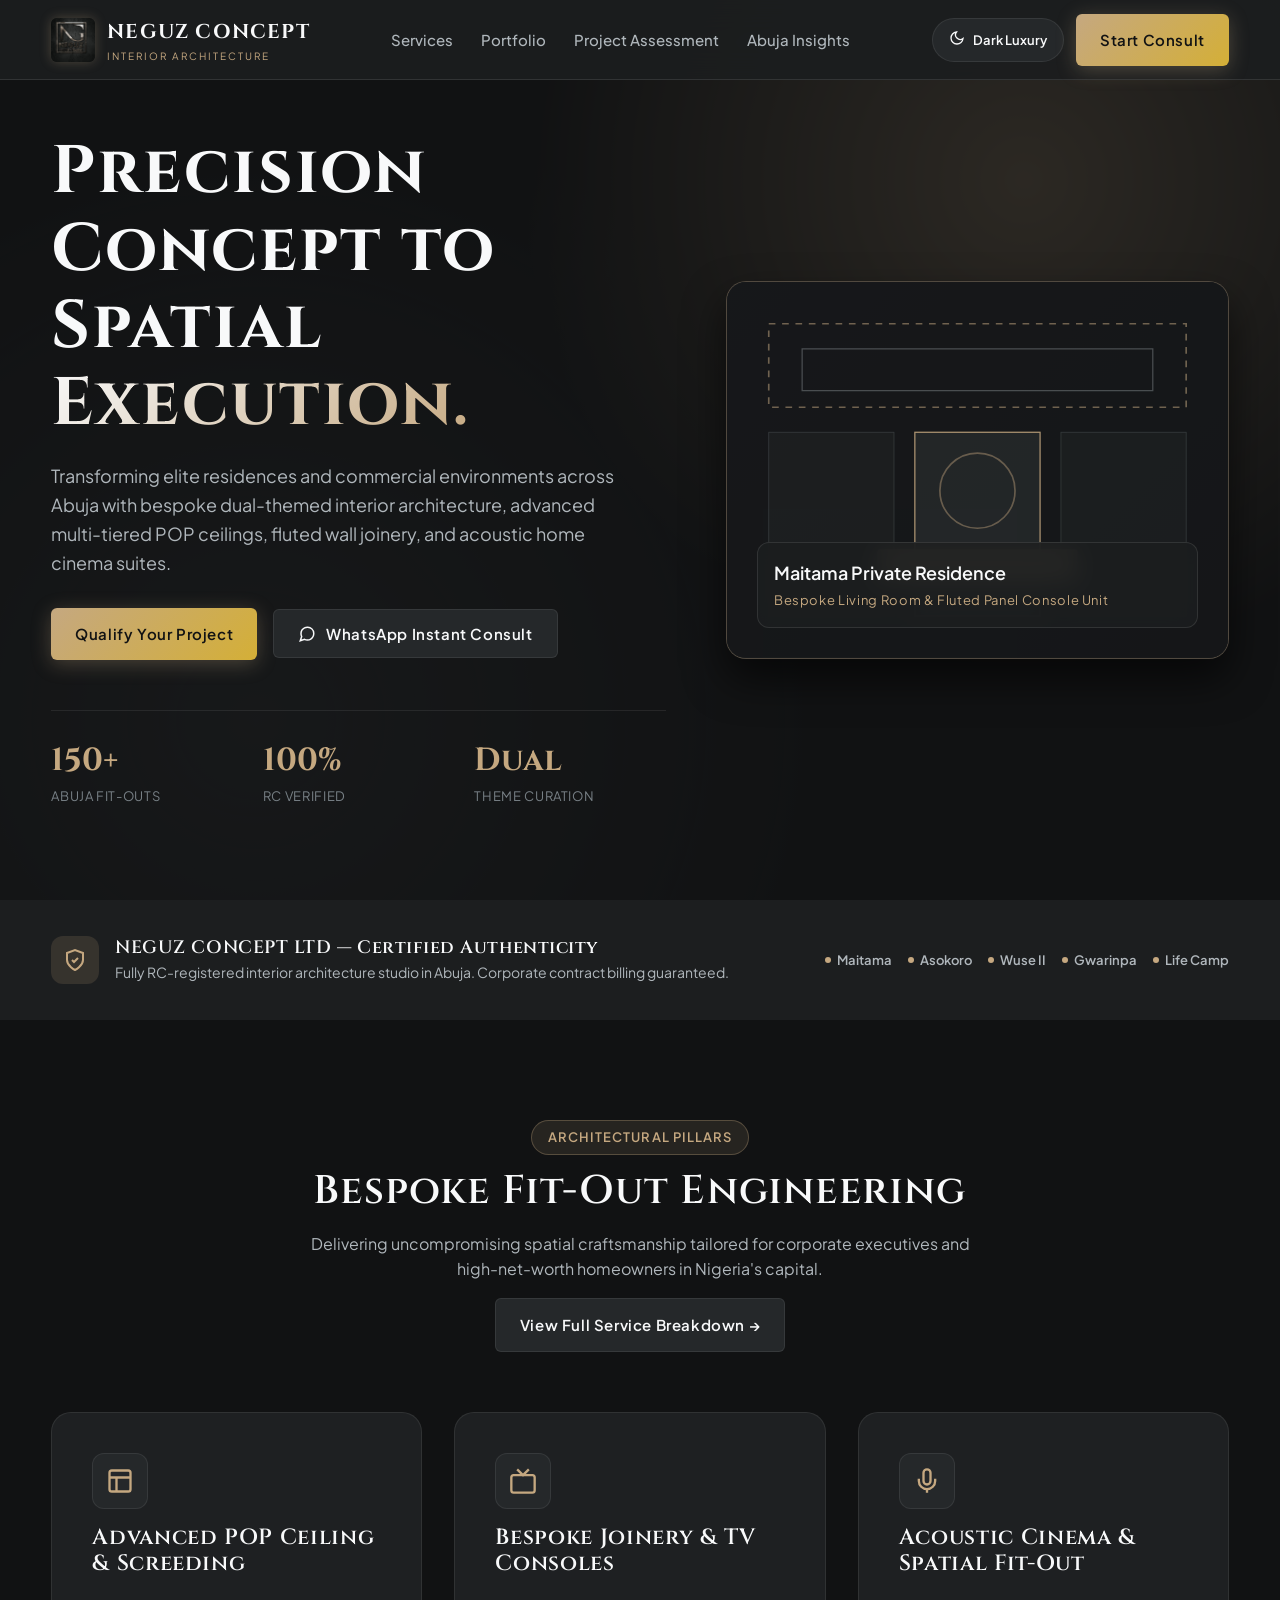
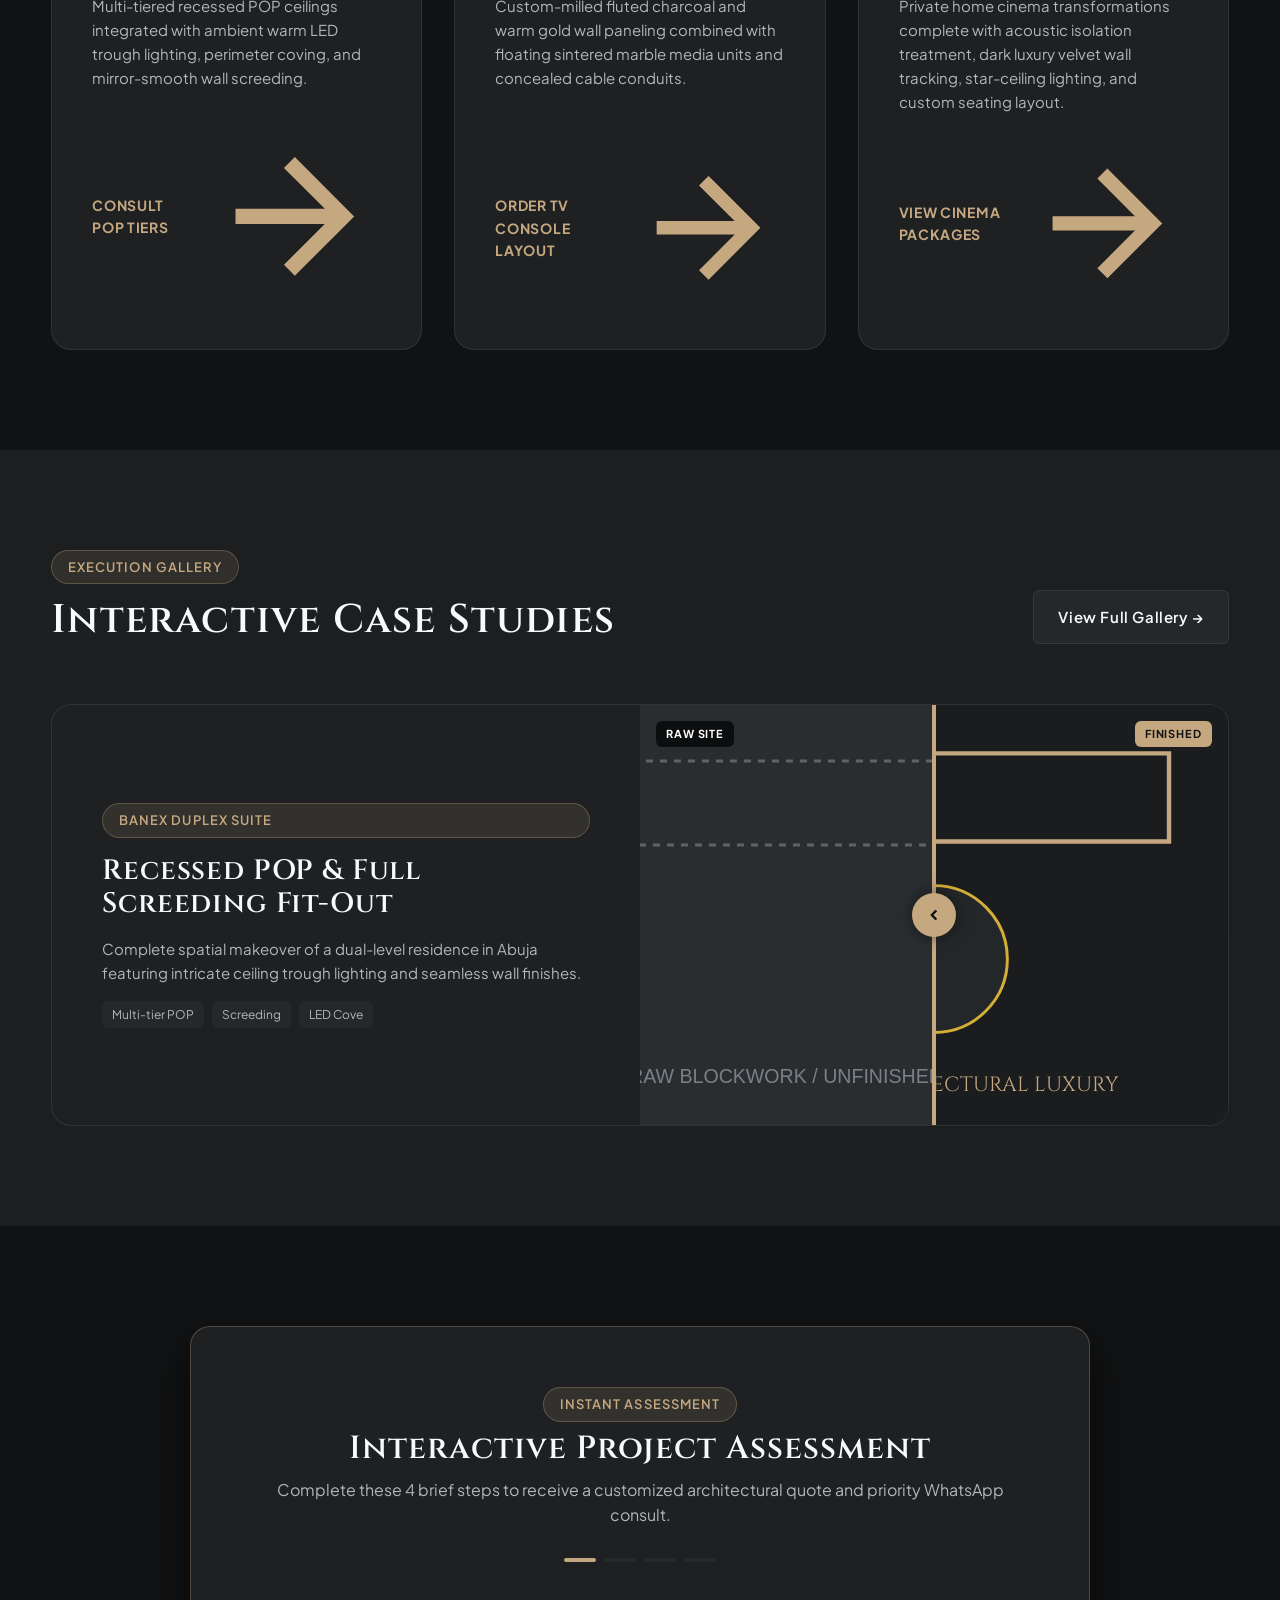
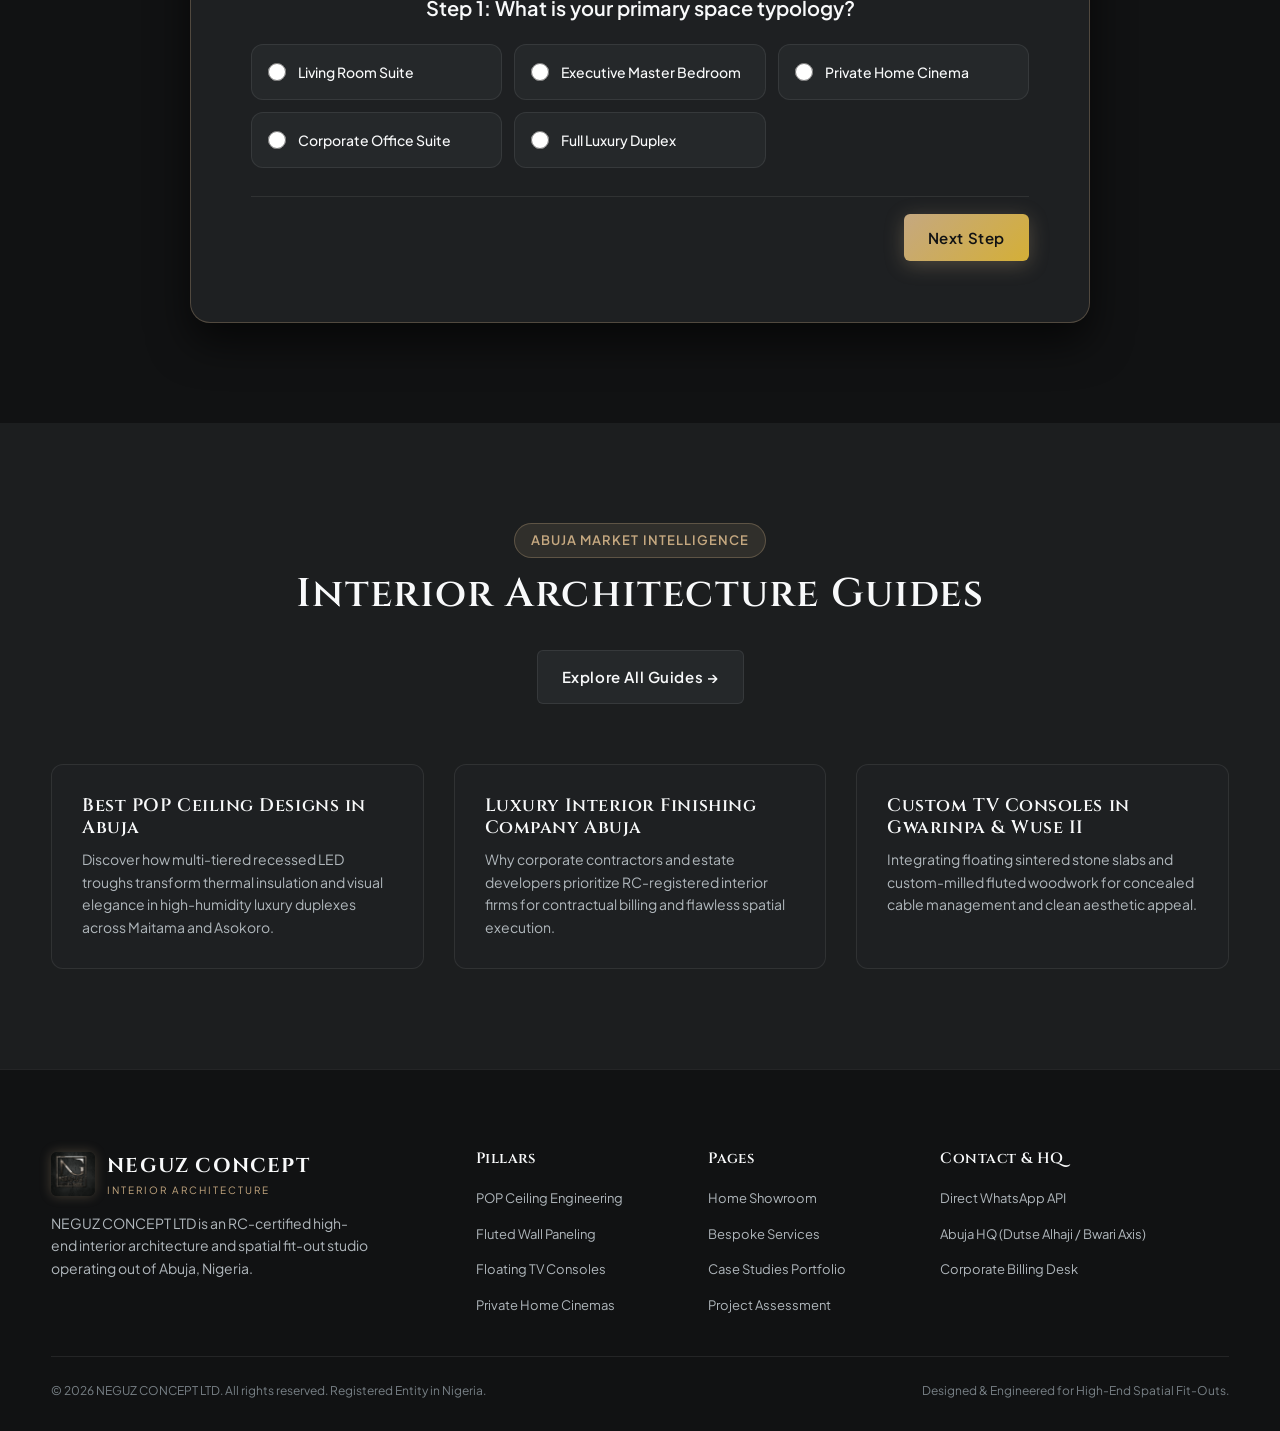
<file: index.html>
<!DOCTYPE html>
<html lang="en" data-theme="dark">
<head>
  <meta charset="UTF-8">
  <meta name="viewport" content="width=device-width, initial-scale=1.0, maximum-scale=5.0">
  <title>NEGUZ CONCEPT LTD | Luxury Interior Architecture & Spatial Fit-Out Studio Abuja</title>
  <meta name="description" content="NEGUZ CONCEPT LTD is Abuja's premier RC-certified interior architecture firm specializing in high-end POP ceilings, bespoke TV wall panels, acoustic home cinemas, and duplex fit-outs across Maitama, Asokoro, Wuse II, and Gwarinpa.">
  <meta name="keywords" content="Best POP ceiling designs in Abuja, Luxury interior finishing company Abuja, Custom TV console and wall paneling Gwarinpa, Cost of screeding and home cinema setup Nigeria, Interior decorators in Maitama and Asokoro">
  
  <!-- CSS Stylesheet -->
  <link rel="stylesheet" href="styles.css">
  
  <!-- JavaScript (Deferred) -->
  <script src="app.js" defer></script>
</head>
<body>

  <!-- ==========================================
       HEADER & NAVIGATION
       ========================================== -->
  <header class="header">
    <div class="container header-container">
      <a href="index.html" class="brand-logo" id="brandLogo">
        <img src="logo.png" alt="NEGUZ CONCEPT LTD Corporate Monogram Seal">
        <div class="brand-text">
          <span class="brand-name">NEGUZ CONCEPT</span>
          <span class="brand-sub">Interior Architecture</span>
        </div>
      </a>

      <nav class="nav-desktop">
        <ul class="nav-links">
          <li><a href="services.html" class="nav-link">Services</a></li>
          <li><a href="portfolio.html" class="nav-link">Portfolio</a></li>
          <li><a href="assessment.html" class="nav-link">Project Assessment</a></li>
          <li><a href="blog.html" class="nav-link">Abuja Insights</a></li>
        </ul>
      </nav>

      <div class="header-actions">
        <!-- Header Theme Toggle Button -->
        <button class="theme-toggle-btn" id="themeToggleBtn" aria-label="Toggle Mode Theme">
          <span class="theme-icon">
            <svg viewBox="0 0 24 24"><path d="M21 12.79A9 9 0 1 1 11.21 3 7 7 0 0 0 21 12.79z"></path></svg>
          </span>
          <span class="theme-text">Dark Luxury</span>
        </button>

        <a href="assessment.html" class="btn btn-primary btn-nav-cta">Start Consult</a>

        <!-- Mobile Menu Toggle Button -->
        <button class="mobile-menu-btn" id="mobileMenuBtn" aria-label="Open Mobile Menu">
          <svg class="hamburger-icon" viewBox="0 0 24 24" fill="none" stroke="currentColor" stroke-width="2"><line x1="3" y1="12" x2="21" y2="12"/><line x1="3" y1="6" x2="21" y2="6"/><line x1="3" y1="18" x2="21" y2="18"/></svg>
        </button>
      </div>
    </div>

    <!-- Mobile Navigation Drawer -->
    <div class="mobile-nav-drawer" id="mobileNavDrawer">
      <div class="mobile-nav-content">
        <ul class="mobile-nav-links">
          <li><a href="services.html" class="mobile-nav-link">Services</a></li>
          <li><a href="portfolio.html" class="mobile-nav-link">Portfolio</a></li>
          <li><a href="assessment.html" class="mobile-nav-link">Project Assessment</a></li>
          <li><a href="blog.html" class="mobile-nav-link">Abuja Insights</a></li>
        </ul>
        <div class="mobile-drawer-actions">
          <button class="theme-toggle-btn mobile-drawer-theme-btn" id="mobileThemeToggleBtn" aria-label="Toggle Mode Theme Mobile">
            <span class="theme-icon">
              <svg viewBox="0 0 24 24"><path d="M21 12.79A9 9 0 1 1 11.21 3 7 7 0 0 0 21 12.79z"></path></svg>
            </span>
            <span class="theme-text-mobile">Switch Theme</span>
          </button>
          <a href="assessment.html" class="btn btn-primary mobile-drawer-consult-btn">Start Consult</a>
        </div>
      </div>
    </div>
  </header>

  <!-- ==========================================
       HERO SECTION
       ========================================== -->
  <section class="hero">
    <div class="hero-bg-graphic"></div>
    <div class="container hero-grid">
      <div class="hero-content">
        <h1 class="hero-title">Precision Concept to Spatial <span class="text-gradient">Execution.</span></h1>
        
        <p class="hero-subtitle">
          Transforming elite residences and commercial environments across Abuja with bespoke dual-themed interior architecture, advanced multi-tiered POP ceilings, fluted wall joinery, and acoustic home cinema suites.
        </p>

        <div class="hero-cta-group">
          <a href="assessment.html" class="btn btn-primary btn-full-mobile">Qualify Your Project</a>
          <button id="hero-wa" class="btn btn-secondary btn-full-mobile">
            <svg width="18" height="18" viewBox="0 0 24 24" fill="none" stroke="currentColor" stroke-width="2"><path d="M21 11.5a8.38 8.38 0 0 1-.9 3.8 8.5 8.5 0 0 1-7.6 4.7 8.38 8.38 0 0 1-3.8-.9L3 21l1.9-5.7a8.38 8.38 0 0 1-.9-3.8 8.5 8.5 0 0 1 4.7-7.6 8.38 8.38 0 0 1 3.8-.9h.5a8.48 8.48 0 0 1 8 8v.5z"/></svg>
            WhatsApp Instant Consult
          </button>
        </div>

        <div class="hero-stats">
          <div class="stat-item">
            <span class="stat-number">150+</span>
            <span class="stat-label">Abuja Fit-Outs</span>
          </div>
          <div class="stat-item">
            <span class="stat-number">100%</span>
            <span class="stat-label">RC Verified</span>
          </div>
          <div class="stat-item">
            <span class="stat-number">Dual</span>
            <span class="stat-label">Theme Curation</span>
          </div>
        </div>
      </div>

      <div class="hero-visual">
        <div class="hero-showcase-box">
          <div class="architectural-art">
            <svg viewBox="0 0 600 450" fill="none" xmlns="http://www.w3.org/2000/svg" preserveAspectRatio="xMidYMid slice">
              <rect width="600" height="450" fill="#141618"/>
              <path d="M50 50 H550 V150 H50 Z" stroke="#C5A880" stroke-width="2" stroke-dasharray="8 8" opacity="0.6"/>
              <path d="M90 80 H510 V130 H90 Z" stroke="#B0B7BC" stroke-width="1.5" opacity="0.4"/>
              <rect x="50" y="180" width="150" height="220" fill="#1C1E1F" stroke="#3A3F41"/>
              <rect x="225" y="180" width="150" height="220" fill="#242729" stroke="#C5A880" stroke-width="1.5"/>
              <rect x="400" y="180" width="150" height="220" fill="#1C1E1F" stroke="#3A3F41"/>
              <rect x="180" y="320" width="240" height="40" rx="4" fill="#C5A880" opacity="0.85"/>
              <circle cx="300" cy="250" r="45" fill="none" stroke="#C5A880" stroke-width="2" opacity="0.5"/>
            </svg>
          </div>
          <div class="showcase-overlay">
            <div class="showcase-title">Maitama Private Residence</div>
            <div class="showcase-location">Bespoke Living Room & Fluted Panel Console Unit</div>
          </div>
        </div>
      </div>
    </div>
  </section>

  <!-- ==========================================
       CORPORATE BLUEPRINT & TRUST BANNER
       ========================================== -->
  <section class="trust-banner">
    <div class="container trust-flex">
      <div class="trust-badge-box">
        <div class="trust-icon">
          <svg viewBox="0 0 24 24" fill="none" stroke="currentColor" stroke-width="2"><path d="M12 22s8-4 8-10V5l-8-3-8 3v7c0 6 8 10 8 10z"/><path d="m9 12 2 2 4-4"/></svg>
        </div>
        <div class="trust-info">
          <h4>NEGUZ CONCEPT LTD — Certified Authenticity</h4>
          <p>Fully RC-registered interior architecture studio in Abuja. Corporate contract billing guaranteed.</p>
        </div>
      </div>

      <div class="trust-locations">
        <span class="location-pill">Maitama</span>
        <span class="location-pill">Asokoro</span>
        <span class="location-pill">Wuse II</span>
        <span class="location-pill">Gwarinpa</span>
        <span class="location-pill">Life Camp</span>
      </div>
    </div>
  </section>

  <!-- ==========================================
       BESPOKE SERVICES GRID
       ========================================== -->
  <section id="services" class="section-padding">
    <div class="container">
      <div class="services-header">
        <div class="badge">Architectural Pillars</div>
        <h2>Bespoke Fit-Out Engineering</h2>
        <p style="color: var(--text-secondary);">Delivering uncompromising spatial craftsmanship tailored for corporate executives and high-net-worth homeowners in Nigeria's capital.</p>
        <a href="services.html" class="btn btn-secondary" style="margin-top: 16px;">View Full Service Breakdown &rarr;</a>
      </div>

      <div class="services-grid">
        <!-- Service 1 -->
        <div class="service-card">
          <div class="service-icon-wrapper">
            <svg viewBox="0 0 24 24" fill="none" stroke="currentColor" stroke-width="2"><rect x="3" y="3" width="18" height="18" rx="2"/><path d="M3 9h18"/><path d="M9 21V9"/></svg>
          </div>
          <h3 class="service-title">Advanced POP Ceiling & Screeding</h3>
          <p class="service-desc">Multi-tiered recessed POP ceilings integrated with ambient warm LED trough lighting, perimeter coving, and mirror-smooth wall screeding.</p>
          <a href="services.html#pop-service" class="service-link">
            Consult POP Tiers
            <svg viewBox="0 0 24 24" fill="none" stroke="currentColor" stroke-width="2"><line x1="5" y1="12" x2="19" y2="12"/><polyline points="12 5 19 12 12 19"/></svg>
          </a>
        </div>

        <!-- Service 2 -->
        <div class="service-card">
          <div class="service-icon-wrapper">
            <svg viewBox="0 0 24 24" fill="none" stroke="currentColor" stroke-width="2"><rect x="2" y="7" width="20" height="15" rx="2" ry="2"/><polyline points="17 2 12 7 7 2"/></svg>
          </div>
          <h3 class="service-title">Bespoke Joinery & TV Consoles</h3>
          <p class="service-desc">Custom-milled fluted charcoal and warm gold wall paneling combined with floating sintered marble media units and concealed cable conduits.</p>
          <a href="services.html#console-service" class="service-link">
            Order TV Console Layout
            <svg viewBox="0 0 24 24" fill="none" stroke="currentColor" stroke-width="2"><line x1="5" y1="12" x2="19" y2="12"/><polyline points="12 5 19 12 12 19"/></svg>
          </a>
        </div>

        <!-- Service 3 -->
        <div class="service-card">
          <div class="service-icon-wrapper">
            <svg viewBox="0 0 24 24" fill="none" stroke="currentColor" stroke-width="2"><path d="M12 2a3 3 0 0 0-3 3v7a3 3 0 0 0 6 0V5a3 3 0 0 0-3-3z"/><path d="M19 10v2a7 7 0 0 1-14 0v-2"/><line x1="12" y1="19" x2="12" y2="22"/></svg>
          </div>
          <h3 class="service-title">Acoustic Cinema & Spatial Fit-Out</h3>
          <p class="service-desc">Private home cinema transformations complete with acoustic isolation treatment, dark luxury velvet wall tracking, star-ceiling lighting, and custom seating layout.</p>
          <a href="services.html#cinema-service" class="service-link">
            View Cinema Packages
            <svg viewBox="0 0 24 24" fill="none" stroke="currentColor" stroke-width="2"><line x1="5" y1="12" x2="19" y2="12"/><polyline points="12 5 19 12 12 19"/></svg>
          </a>
        </div>
      </div>
    </div>
  </section>

  <!-- ==========================================
       PORTFOLIO CASE STUDIES PREVIEW
       ========================================== -->
  <section id="portfolio" class="section-padding portfolio-section">
    <div class="container">
      <div class="portfolio-header">
        <div class="portfolio-header-text">
          <div class="badge">Execution Gallery</div>
          <h2>Interactive Case Studies</h2>
        </div>
        <a href="portfolio.html" class="btn btn-secondary">View Full Gallery &rarr;</a>
      </div>

      <!-- Case Study 1 -->
      <div class="portfolio-case-study">
        <div class="case-study-info">
          <div class="badge">Banex Duplex Suite</div>
          <h3 class="case-study-title">Recessed POP & Full Screeding Fit-Out</h3>
          <p class="case-study-desc">Complete spatial makeover of a dual-level residence in Abuja featuring intricate ceiling trough lighting and seamless wall finishes.</p>
          <div class="case-study-tags">
            <span class="case-tag">Multi-tier POP</span>
            <span class="case-tag">Screeding</span>
            <span class="case-tag">LED Cove</span>
          </div>
        </div>

        <div class="split-slider-wrapper">
          <div class="slider-img-after">
            <div class="artwork-container artwork-after">
              <svg width="100%" height="100%" viewBox="0 0 400 300" preserveAspectRatio="xMidYMid slice">
                <rect width="400" height="300" fill="#1A1C1E"/>
                <path d="M40 40 H360 V100 H40 Z" fill="none" stroke="#C5A880" stroke-width="3"/>
                <circle cx="200" cy="180" r="50" fill="#242729" stroke="#D4AF37" stroke-width="2"/>
                <text x="200" y="270" text-anchor="middle" fill="#C5A880" font-family="Cinzel" font-size="14">FINISHED ARCHITECTURAL LUXURY</text>
              </svg>
            </div>
            <span class="slider-label after">Finished</span>
          </div>

          <div class="slider-img-before">
            <div class="artwork-container artwork-before">
              <svg width="100%" height="100%" viewBox="0 0 400 300" preserveAspectRatio="xMidYMid slice">
                <rect width="400" height="300" fill="#2A2D30"/>
                <path d="M40 40 H360 V100 H40 Z" fill="none" stroke="#5E6568" stroke-width="2" stroke-dasharray="5 5"/>
                <text x="200" y="270" text-anchor="middle" fill="#788086" font-family="sans-serif" font-size="14">RAW BLOCKWORK / UNFINISHED</text>
              </svg>
            </div>
            <span class="slider-label before">Raw Site</span>
          </div>

          <div class="slider-handle">
            <div class="slider-handle-button">
              <svg width="18" height="18" viewBox="0 0 24 24" fill="none" stroke="currentColor" stroke-width="2.5"><polyline points="15 18 9 12 15 6"/><polyline points="9 18 15 12 9 6" transform="rotate(180 12 12)"/></svg>
            </div>
          </div>
        </div>
      </div>

    </div>
  </section>

  <!-- ==========================================
       LEAD QUALIFICATION FORM (INTERACTIVE WIZARD)
       ========================================== -->
  <section id="assessment" class="section-padding lead-section">
    <div class="container">
      <div class="lead-card-box">
        <div class="wizard-header">
          <div class="badge">Instant Assessment</div>
          <h3>Interactive Project Assessment</h3>
          <p style="color: var(--text-secondary);">Complete these 4 brief steps to receive a customized architectural quote and priority WhatsApp consult.</p>
        </div>

        <div class="wizard-progress">
          <div class="progress-step active"></div>
          <div class="progress-step"></div>
          <div class="progress-step"></div>
          <div class="progress-step"></div>
        </div>

        <!-- Step 1 -->
        <div class="wizard-step-content active" data-step="1">
          <div class="step-question">Step 1: What is your primary space typology?</div>
          <div class="options-grid">
            <label class="option-card">
              <input type="radio" name="space" value="Living Room Suite"> Living Room Suite
            </label>
            <label class="option-card">
              <input type="radio" name="space" value="Executive Master Bedroom"> Executive Master Bedroom
            </label>
            <label class="option-card">
              <input type="radio" name="space" value="Private Home Cinema"> Private Home Cinema
            </label>
            <label class="option-card">
              <input type="radio" name="space" value="Corporate Office Suite"> Corporate Office Suite
            </label>
            <label class="option-card">
              <input type="radio" name="space" value="Full Luxury Duplex"> Full Luxury Duplex
            </label>
          </div>
        </div>

        <!-- Step 2 -->
        <div class="wizard-step-content" data-step="2">
          <div class="step-question">Step 2: What fit-out requirements do you need?</div>
          <div class="options-grid">
            <label class="option-card">
              <input type="checkbox" value="POP Ceiling & Screeding"> POP Ceiling & Screeding
            </label>
            <label class="option-card">
              <input type="checkbox" value="Wall Paneling & TV Console"> Wall Paneling & TV Console
            </label>
            <label class="option-card">
              <input type="checkbox" value="Soundproofing & Cinema Treatment"> Soundproofing & Cinema
            </label>
            <label class="option-card">
              <input type="checkbox" value="Smart Ambient Lighting"> Smart Ambient Lighting
            </label>
          </div>
        </div>

        <!-- Step 3 -->
        <div class="wizard-step-content" data-step="3">
          <div class="step-question">Step 3: Where is your property located?</div>
          <div class="options-grid">
            <label class="option-card">
              <input type="radio" name="location" value="Maitama"> Maitama
            </label>
            <label class="option-card">
              <input type="radio" name="location" value="Asokoro"> Asokoro
            </label>
            <label class="option-card">
              <input type="radio" name="location" value="Wuse II"> Wuse II
            </label>
            <label class="option-card">
              <input type="radio" name="location" value="Gwarinpa"> Gwarinpa
            </label>
            <label class="option-card">
              <input type="radio" name="location" value="Life Camp"> Life Camp
            </label>
            <label class="option-card">
              <input type="radio" name="location" value="Other Abuja Location"> Other Abuja Area
            </label>
          </div>
        </div>

        <!-- Step 4 -->
        <div class="wizard-step-content" data-step="4">
          <div class="step-question">Step 4: What is the current phase of your space?</div>
          <div class="options-grid">
            <label class="option-card">
              <input type="radio" name="phase" value="Shell / Lintel Level"> Shell / Lintel Level
            </label>
            <label class="option-card">
              <input type="radio" name="phase" value="Plastered Blockwork"> Plastered Blockwork
            </label>
            <label class="option-card">
              <input type="radio" name="phase" value="Renovation of Existing Finished Space"> Renovation / Upgrade
            </label>
          </div>
        </div>

        <div class="wizard-controls">
          <button id="wizardPrevBtn" class="btn btn-secondary" style="visibility: hidden;">Previous</button>
          <button id="wizardNextBtn" class="btn btn-primary">Next Step</button>
        </div>
      </div>
    </div>
  </section>

  <!-- ==========================================
       ABUJA SEO INTELLIGENCE HUB PREVIEW
       ========================================== -->
  <section id="seo" class="section-padding seo-section">
    <div class="container">
      <div class="services-header">
        <div class="badge">Abuja Market Intelligence</div>
        <h2>Interior Architecture Guides</h2>
        <a href="blog.html" class="btn btn-secondary" style="margin-top: 16px;">Explore All Guides &rarr;</a>
      </div>

      <div class="seo-grid">
        <article class="seo-article-card">
          <h3>Best POP Ceiling Designs in Abuja</h3>
          <p>Discover how multi-tiered recessed LED troughs transform thermal insulation and visual elegance in high-humidity luxury duplexes across Maitama and Asokoro.</p>
        </article>

        <article class="seo-article-card">
          <h3>Luxury Interior Finishing Company Abuja</h3>
          <p>Why corporate contractors and estate developers prioritize RC-registered interior firms for contractual billing and flawless spatial execution.</p>
        </article>

        <article class="seo-article-card">
          <h3>Custom TV Consoles in Gwarinpa & Wuse II</h3>
          <p>Integrating floating sintered stone slabs and custom-milled fluted woodwork for concealed cable management and clean aesthetic appeal.</p>
        </article>
      </div>
    </div>
  </section>

  <!-- ==========================================
       FOOTER
       ========================================== -->
  <footer class="footer">
    <div class="container">
      <div class="footer-grid">
        <div class="footer-brand">
          <a href="index.html" class="brand-logo">
            <img src="logo.png" alt="NEGUZ CONCEPT LTD Logo">
            <div class="brand-text">
              <span class="brand-name">NEGUZ CONCEPT</span>
              <span class="brand-sub">Interior Architecture</span>
            </div>
          </a>
          <p>NEGUZ CONCEPT LTD is an RC-certified high-end interior architecture and spatial fit-out studio operating out of Abuja, Nigeria.</p>
        </div>

        <div class="footer-col">
          <h4>Pillars</h4>
          <ul class="footer-links">
            <li><a href="services.html#pop-service">POP Ceiling Engineering</a></li>
            <li><a href="services.html#console-service">Fluted Wall Paneling</a></li>
            <li><a href="services.html#console-service">Floating TV Consoles</a></li>
            <li><a href="services.html#cinema-service">Private Home Cinemas</a></li>
          </ul>
        </div>

        <div class="footer-col">
          <h4>Pages</h4>
          <ul class="footer-links">
            <li><a href="index.html">Home Showroom</a></li>
            <li><a href="services.html">Bespoke Services</a></li>
            <li><a href="portfolio.html">Case Studies Portfolio</a></li>
            <li><a href="assessment.html">Project Assessment</a></li>
          </ul>
        </div>

        <div class="footer-col">
          <h4>Contact & HQ</h4>
          <ul class="footer-links">
            <li><a href="https://wa.me/2348115251461">Direct WhatsApp API</a></li>
            <li><a href="#">Abuja HQ (Dutse Alhaji / Bwari Axis)</a></li>
            <li><a href="#">Corporate Billing Desk</a></li>
          </ul>
        </div>
      </div>

      <div class="footer-bottom">
        <div>&copy; 2026 NEGUZ CONCEPT LTD. All rights reserved. Registered Entity in Nigeria.</div>
        <div>Designed & Engineered for High-End Spatial Fit-Outs.</div>
      </div>
    </div>
  </footer>

</body>
</html>
</file>
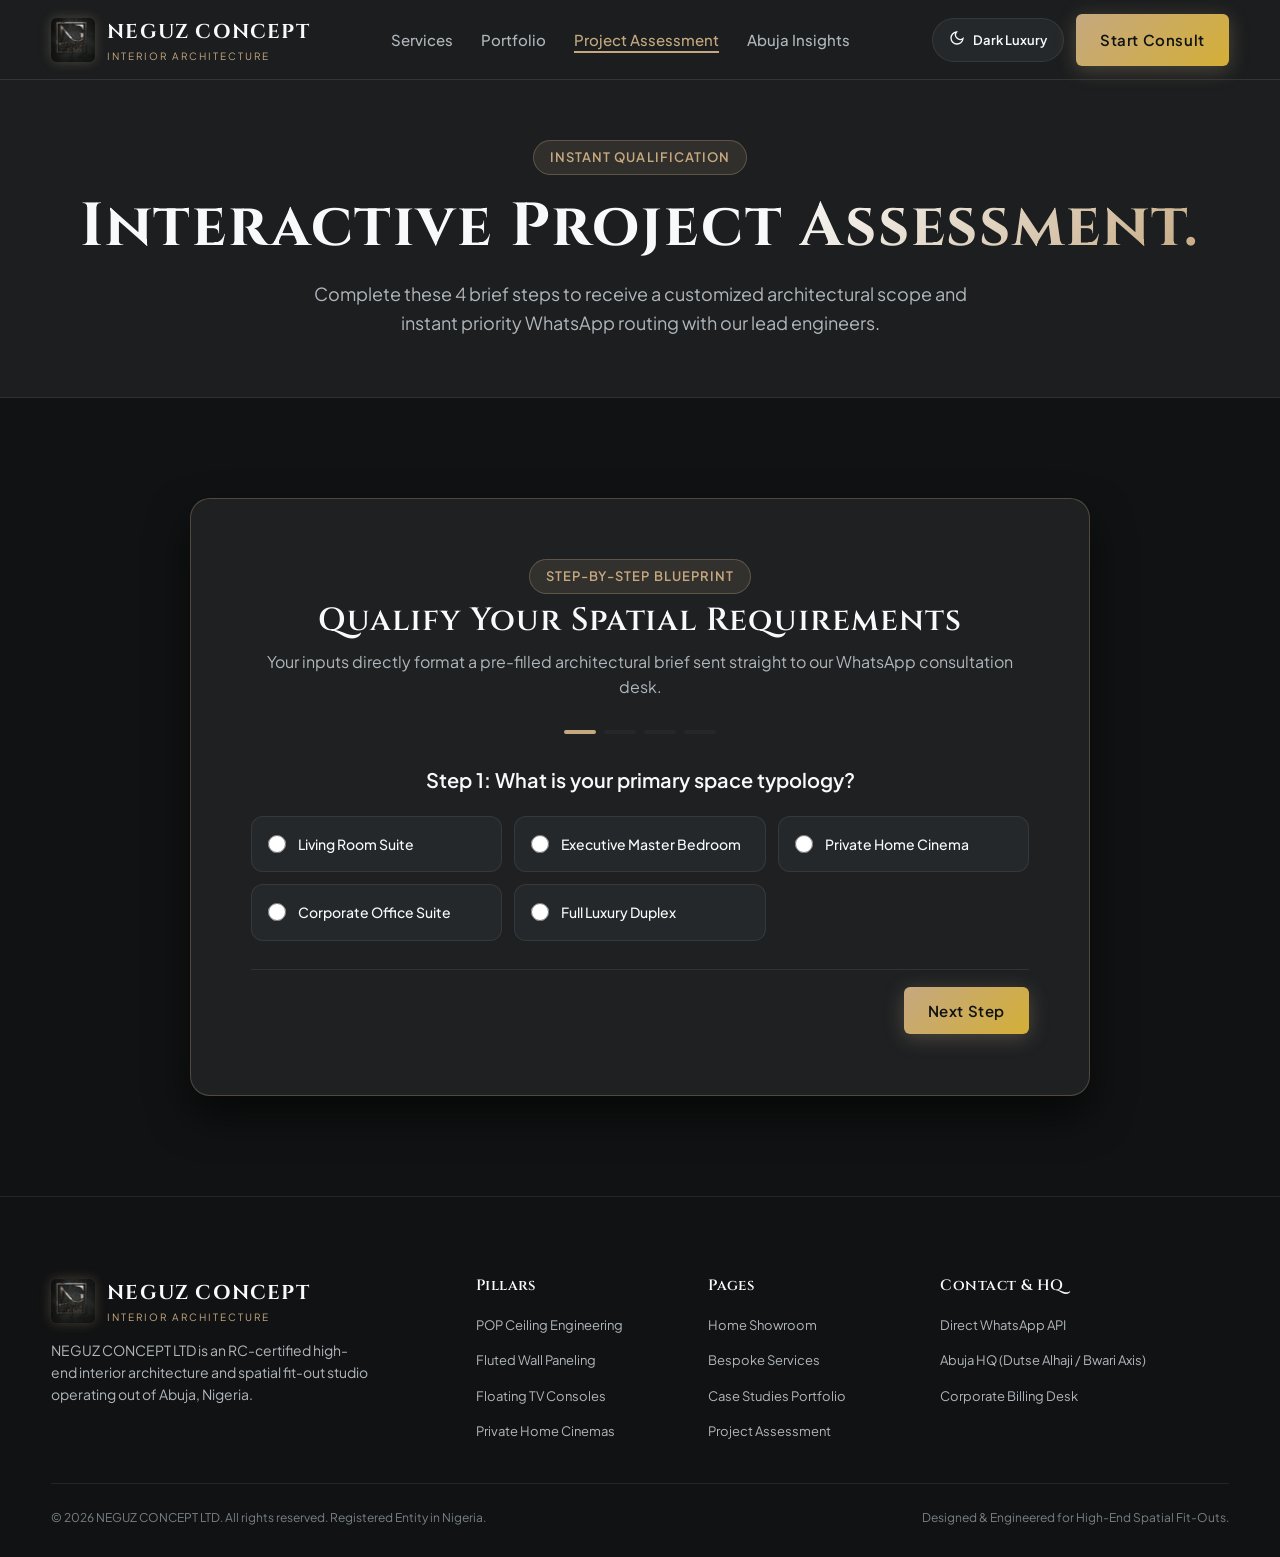
<file: assessment.html>
<!DOCTYPE html>
<html lang="en" data-theme="dark">
<head>
  <meta charset="UTF-8">
  <meta name="viewport" content="width=device-width, initial-scale=1.0, maximum-scale=5.0">
  <title>Interactive Project Assessment | NEGUZ CONCEPT LTD Abuja</title>
  <meta name="description" content="Complete our 4-step spatial assessment to receive a customized architectural quote and instant WhatsApp consultation for your Abuja property.">
  <meta name="keywords" content="Cost of screeding and home cinema setup Nigeria, POP ceiling cost calculator Abuja, Maitama interior quote, Gwarinpa TV console price">
  
  <!-- CSS Stylesheet -->
  <link rel="stylesheet" href="styles.css">
  
  <!-- JavaScript (Deferred) -->
  <script src="app.js" defer></script>
</head>
<body>

  <!-- ==========================================
       HEADER & NAVIGATION
       ========================================== -->
  <header class="header">
    <div class="container header-container">
      <a href="index.html" class="brand-logo" id="brandLogo">
        <img src="logo.png" alt="NEGUZ CONCEPT LTD Corporate Monogram Seal">
        <div class="brand-text">
          <span class="brand-name">NEGUZ CONCEPT</span>
          <span class="brand-sub">Interior Architecture</span>
        </div>
      </a>

      <nav class="nav-desktop">
        <ul class="nav-links">
          <li><a href="services.html" class="nav-link">Services</a></li>
          <li><a href="portfolio.html" class="nav-link">Portfolio</a></li>
          <li><a href="assessment.html" class="nav-link active" style="color: var(--color-gold);">Project Assessment</a></li>
          <li><a href="blog.html" class="nav-link">Abuja Insights</a></li>
        </ul>
      </nav>

      <div class="header-actions">
        <button class="theme-toggle-btn" id="themeToggleBtn" aria-label="Toggle Mode Theme">
          <span class="theme-icon">
            <svg viewBox="0 0 24 24"><path d="M21 12.79A9 9 0 1 1 11.21 3 7 7 0 0 0 21 12.79z"></path></svg>
          </span>
          <span class="theme-text">Dark Luxury</span>
        </button>

        <a href="assessment.html" class="btn btn-primary btn-nav-cta">Start Consult</a>

        <button class="mobile-menu-btn" id="mobileMenuBtn" aria-label="Open Mobile Menu">
          <svg class="hamburger-icon" viewBox="0 0 24 24" fill="none" stroke="currentColor" stroke-width="2"><line x1="3" y1="12" x2="21" y2="12"/><line x1="3" y1="6" x2="21" y2="6"/><line x1="3" y1="18" x2="21" y2="18"/></svg>
        </button>
      </div>
    </div>

    <!-- Mobile Navigation Drawer -->
    <div class="mobile-nav-drawer" id="mobileNavDrawer">
      <div class="mobile-nav-content">
        <ul class="mobile-nav-links">
          <li><a href="services.html" class="mobile-nav-link">Services</a></li>
          <li><a href="portfolio.html" class="mobile-nav-link">Portfolio</a></li>
          <li><a href="assessment.html" class="mobile-nav-link">Project Assessment</a></li>
          <li><a href="blog.html" class="mobile-nav-link">Abuja Insights</a></li>
        </ul>
        <div class="mobile-drawer-actions">
          <button class="theme-toggle-btn mobile-drawer-theme-btn" id="mobileThemeToggleBtn" aria-label="Toggle Mode Theme Mobile">
            <span class="theme-icon">
              <svg viewBox="0 0 24 24"><path d="M21 12.79A9 9 0 1 1 11.21 3 7 7 0 0 0 21 12.79z"></path></svg>
            </span>
            <span class="theme-text-mobile">Switch Theme</span>
          </button>
          <a href="assessment.html" class="btn btn-primary mobile-drawer-consult-btn">Start Consult</a>
        </div>
      </div>
    </div>
  </header>

  <!-- ==========================================
       ASSESSMENT HERO BANNER
       ========================================== -->
  <section class="page-hero">
    <div class="container text-center">
      <div class="badge">Instant Qualification</div>
      <h1 class="page-title">Interactive Project <span class="text-gradient">Assessment.</span></h1>
      <p class="page-subtitle">Complete these 4 brief steps to receive a customized architectural scope and instant priority WhatsApp routing with our lead engineers.</p>
    </div>
  </section>

  <!-- ==========================================
       ASSESSMENT WIZARD CARD SECTION
       ========================================== -->
  <section class="section-padding lead-section">
    <div class="container">
      <div class="lead-card-box">
        <div class="wizard-header">
          <div class="badge">Step-by-Step Blueprint</div>
          <h3>Qualify Your Spatial Requirements</h3>
          <p style="color: var(--text-secondary);">Your inputs directly format a pre-filled architectural brief sent straight to our WhatsApp consultation desk.</p>
        </div>

        <div class="wizard-progress">
          <div class="progress-step active"></div>
          <div class="progress-step"></div>
          <div class="progress-step"></div>
          <div class="progress-step"></div>
        </div>

        <!-- Step 1 -->
        <div class="wizard-step-content active" data-step="1">
          <div class="step-question">Step 1: What is your primary space typology?</div>
          <div class="options-grid">
            <label class="option-card">
              <input type="radio" name="space" value="Living Room Suite"> Living Room Suite
            </label>
            <label class="option-card">
              <input type="radio" name="space" value="Executive Master Bedroom"> Executive Master Bedroom
            </label>
            <label class="option-card">
              <input type="radio" name="space" value="Private Home Cinema"> Private Home Cinema
            </label>
            <label class="option-card">
              <input type="radio" name="space" value="Corporate Office Suite"> Corporate Office Suite
            </label>
            <label class="option-card">
              <input type="radio" name="space" value="Full Luxury Duplex"> Full Luxury Duplex
            </label>
          </div>
        </div>

        <!-- Step 2 -->
        <div class="wizard-step-content" data-step="2">
          <div class="step-question">Step 2: What fit-out requirements do you need?</div>
          <div class="options-grid">
            <label class="option-card">
              <input type="checkbox" value="POP Ceiling & Screeding"> POP Ceiling & Screeding
            </label>
            <label class="option-card">
              <input type="checkbox" value="Wall Paneling & TV Console"> Wall Paneling & TV Console
            </label>
            <label class="option-card">
              <input type="checkbox" value="Soundproofing & Cinema Treatment"> Soundproofing & Cinema
            </label>
            <label class="option-card">
              <input type="checkbox" value="Smart Ambient Lighting"> Smart Ambient Lighting
            </label>
          </div>
        </div>

        <!-- Step 3 -->
        <div class="wizard-step-content" data-step="3">
          <div class="step-question">Step 3: Where is your property located?</div>
          <div class="options-grid">
            <label class="option-card">
              <input type="radio" name="location" value="Maitama"> Maitama
            </label>
            <label class="option-card">
              <input type="radio" name="location" value="Asokoro"> Asokoro
            </label>
            <label class="option-card">
              <input type="radio" name="location" value="Wuse II"> Wuse II
            </label>
            <label class="option-card">
              <input type="radio" name="location" value="Gwarinpa"> Gwarinpa
            </label>
            <label class="option-card">
              <input type="radio" name="location" value="Life Camp"> Life Camp
            </label>
            <label class="option-card">
              <input type="radio" name="location" value="Other Abuja Location"> Other Abuja Area
            </label>
          </div>
        </div>

        <!-- Step 4 -->
        <div class="wizard-step-content" data-step="4">
          <div class="step-question">Step 4: What is the current phase of your space?</div>
          <div class="options-grid">
            <label class="option-card">
              <input type="radio" name="phase" value="Shell / Lintel Level"> Shell / Lintel Level
            </label>
            <label class="option-card">
              <input type="radio" name="phase" value="Plastered Blockwork"> Plastered Blockwork
            </label>
            <label class="option-card">
              <input type="radio" name="phase" value="Renovation of Existing Finished Space"> Renovation / Upgrade
            </label>
          </div>
        </div>

        <div class="wizard-controls">
          <button id="wizardPrevBtn" class="btn btn-secondary" style="visibility: hidden;">Previous</button>
          <button id="wizardNextBtn" class="btn btn-primary">Next Step</button>
        </div>
      </div>
    </div>
  </section>

  <!-- ==========================================
       FOOTER
       ========================================== -->
  <footer class="footer">
    <div class="container">
      <div class="footer-grid">
        <div class="footer-brand">
          <a href="index.html" class="brand-logo">
            <img src="logo.png" alt="NEGUZ CONCEPT LTD Logo">
            <div class="brand-text">
              <span class="brand-name">NEGUZ CONCEPT</span>
              <span class="brand-sub">Interior Architecture</span>
            </div>
          </a>
          <p>NEGUZ CONCEPT LTD is an RC-certified high-end interior architecture and spatial fit-out studio operating out of Abuja, Nigeria.</p>
        </div>

        <div class="footer-col">
          <h4>Pillars</h4>
          <ul class="footer-links">
            <li><a href="services.html#pop-service">POP Ceiling Engineering</a></li>
            <li><a href="services.html#console-service">Fluted Wall Paneling</a></li>
            <li><a href="services.html#console-service">Floating TV Consoles</a></li>
            <li><a href="services.html#cinema-service">Private Home Cinemas</a></li>
          </ul>
        </div>

        <div class="footer-col">
          <h4>Pages</h4>
          <ul class="footer-links">
            <li><a href="index.html">Home Showroom</a></li>
            <li><a href="services.html">Bespoke Services</a></li>
            <li><a href="portfolio.html">Case Studies Portfolio</a></li>
            <li><a href="assessment.html">Project Assessment</a></li>
          </ul>
        </div>

        <div class="footer-col">
          <h4>Contact & HQ</h4>
          <ul class="footer-links">
            <li><a href="https://wa.me/2348115251461">Direct WhatsApp API</a></li>
            <li><a href="#">Abuja HQ (Dutse Alhaji / Bwari Axis)</a></li>
            <li><a href="#">Corporate Billing Desk</a></li>
          </ul>
        </div>
      </div>

      <div class="footer-bottom">
        <div>&copy; 2026 NEGUZ CONCEPT LTD. All rights reserved. Registered Entity in Nigeria.</div>
        <div>Designed & Engineered for High-End Spatial Fit-Outs.</div>
      </div>
    </div>
  </footer>

</body>
</html>
</file>
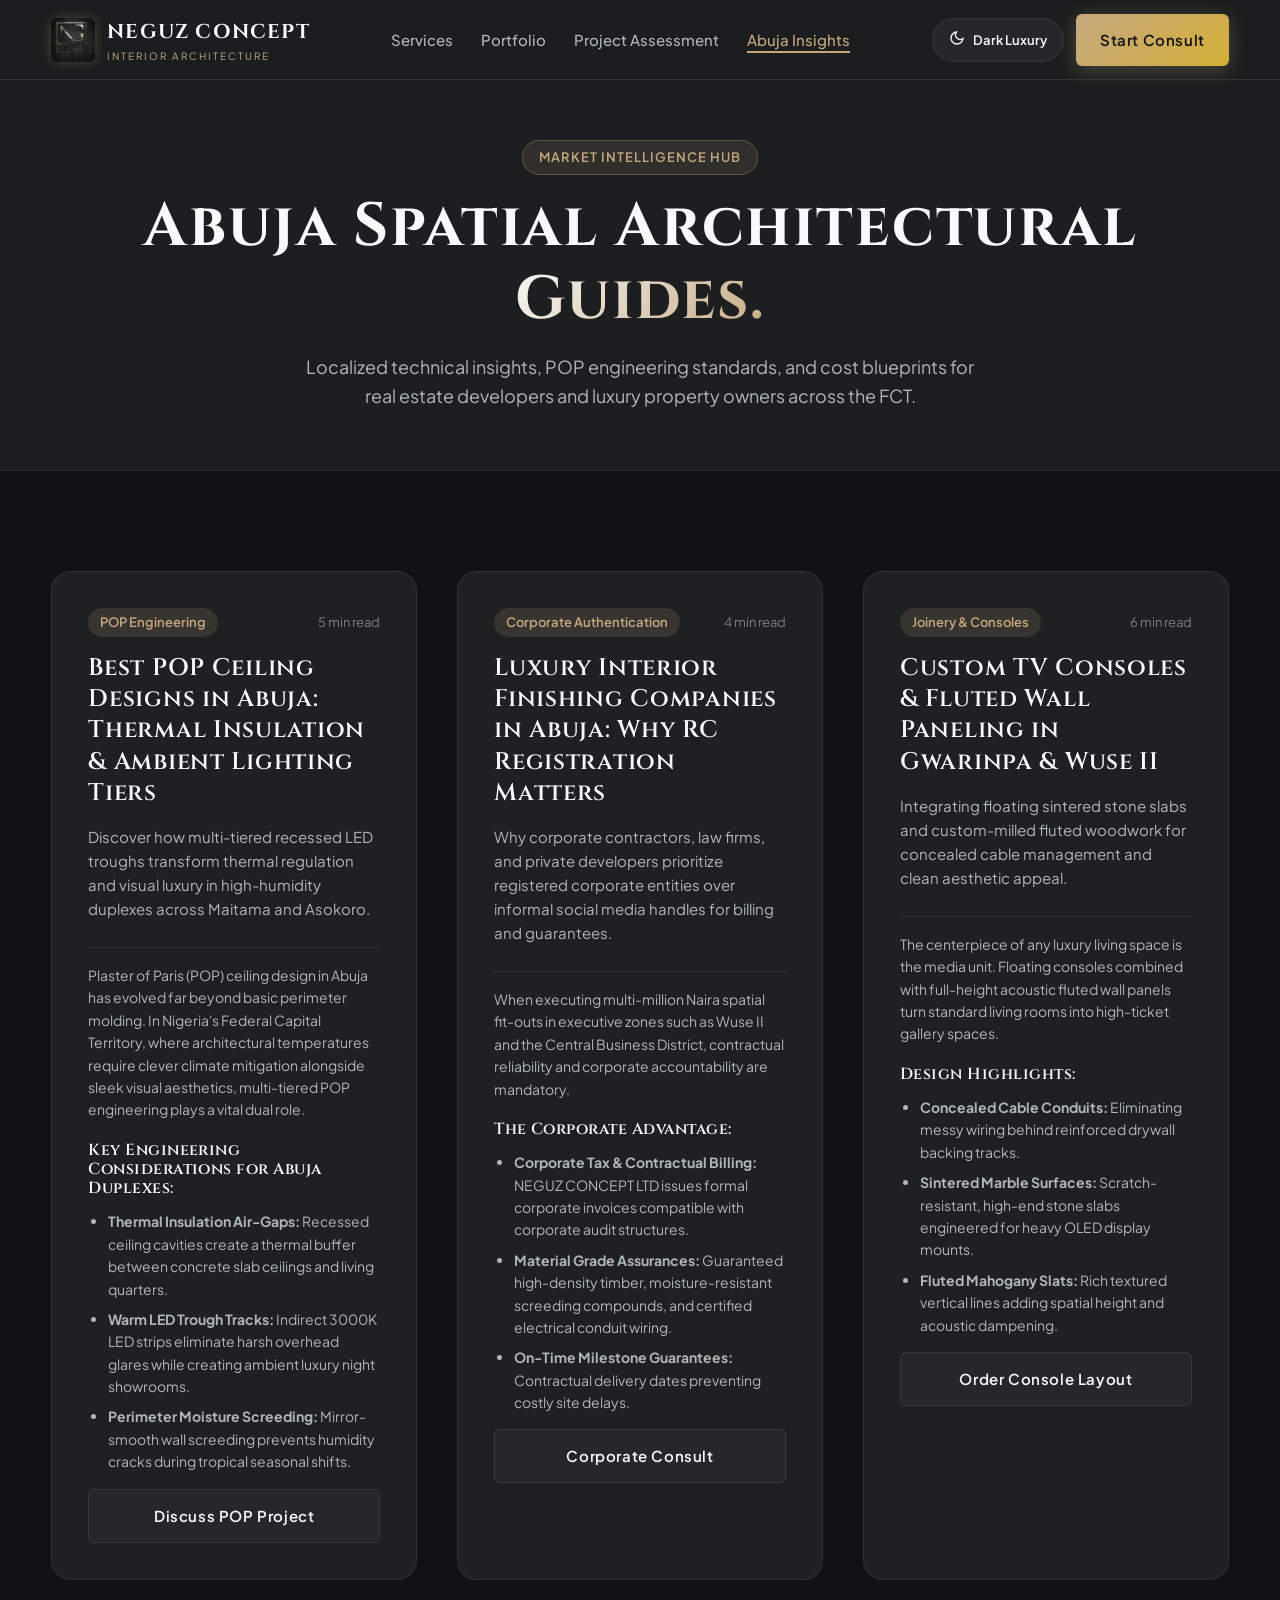
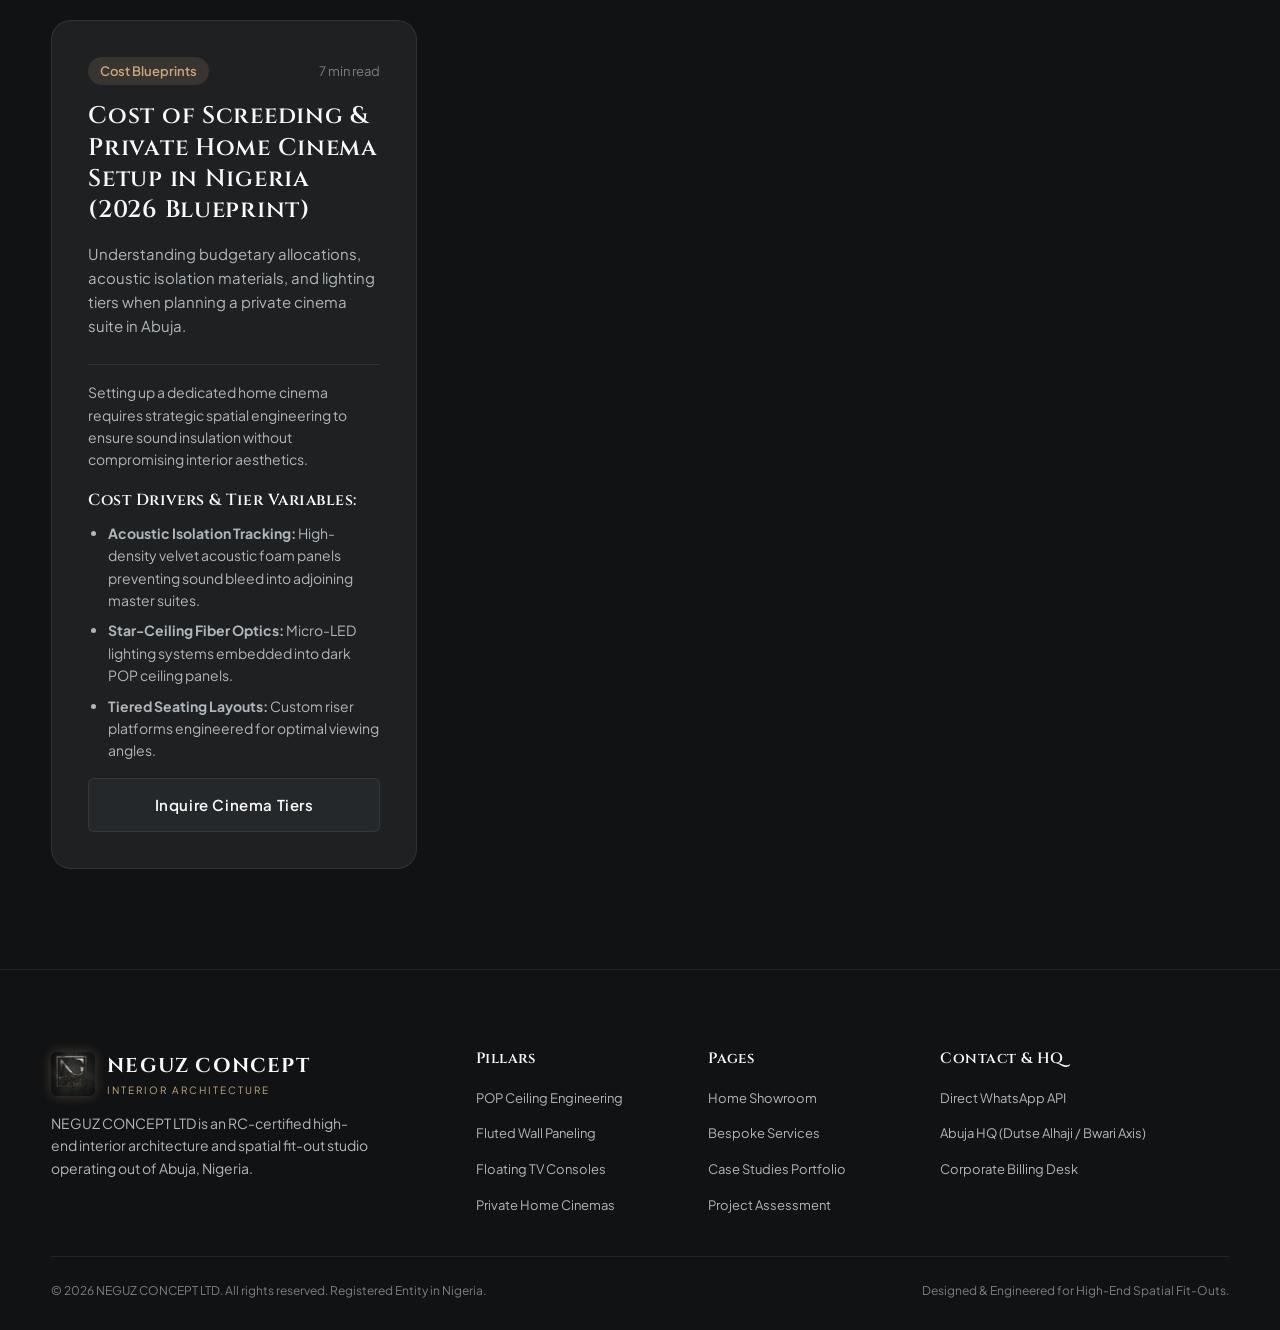
<file: blog.html>
<!DOCTYPE html>
<html lang="en" data-theme="dark">
<head>
  <meta charset="UTF-8">
  <meta name="viewport" content="width=device-width, initial-scale=1.0, maximum-scale=5.0">
  <title>Abuja Interior Market Intelligence | NEGUZ CONCEPT LTD</title>
  <meta name="description" content="Read expert interior architecture guides, POP ceiling cost blueprints, custom wall panel guides, and spatial finishing insights tailored for homeowners and real estate developers in Abuja.">
  <meta name="keywords" content="Best POP ceiling designs in Abuja, Luxury interior finishing company Abuja, Custom TV console and wall paneling Gwarinpa, Cost of screeding and home cinema setup Nigeria, Interior decorators in Maitama and Asokoro">
  
  <!-- CSS Stylesheet -->
  <link rel="stylesheet" href="styles.css">
  
  <!-- JavaScript (Deferred) -->
  <script src="app.js" defer></script>
</head>
<body>

  <!-- ==========================================
       HEADER & NAVIGATION
       ========================================== -->
  <header class="header">
    <div class="container header-container">
      <a href="index.html" class="brand-logo" id="brandLogo">
        <img src="logo.png" alt="NEGUZ CONCEPT LTD Corporate Monogram Seal">
        <div class="brand-text">
          <span class="brand-name">NEGUZ CONCEPT</span>
          <span class="brand-sub">Interior Architecture</span>
        </div>
      </a>

      <nav class="nav-desktop">
        <ul class="nav-links">
          <li><a href="services.html" class="nav-link">Services</a></li>
          <li><a href="portfolio.html" class="nav-link">Portfolio</a></li>
          <li><a href="assessment.html" class="nav-link">Project Assessment</a></li>
          <li><a href="blog.html" class="nav-link active" style="color: var(--color-gold);">Abuja Insights</a></li>
        </ul>
      </nav>

      <div class="header-actions">
        <button class="theme-toggle-btn" id="themeToggleBtn" aria-label="Toggle Mode Theme">
          <span class="theme-icon">
            <svg viewBox="0 0 24 24"><path d="M21 12.79A9 9 0 1 1 11.21 3 7 7 0 0 0 21 12.79z"></path></svg>
          </span>
          <span class="theme-text">Dark Luxury</span>
        </button>

        <a href="assessment.html" class="btn btn-primary btn-nav-cta">Start Consult</a>

        <button class="mobile-menu-btn" id="mobileMenuBtn" aria-label="Open Mobile Menu">
          <svg class="hamburger-icon" viewBox="0 0 24 24" fill="none" stroke="currentColor" stroke-width="2"><line x1="3" y1="12" x2="21" y2="12"/><line x1="3" y1="6" x2="21" y2="6"/><line x1="3" y1="18" x2="21" y2="18"/></svg>
        </button>
      </div>
    </div>

    <!-- Mobile Navigation Drawer -->
    <div class="mobile-nav-drawer" id="mobileNavDrawer">
      <div class="mobile-nav-content">
        <ul class="mobile-nav-links">
          <li><a href="services.html" class="mobile-nav-link">Services</a></li>
          <li><a href="portfolio.html" class="mobile-nav-link">Portfolio</a></li>
          <li><a href="assessment.html" class="mobile-nav-link">Project Assessment</a></li>
          <li><a href="blog.html" class="mobile-nav-link">Abuja Insights</a></li>
        </ul>
        <div class="mobile-drawer-actions">
          <button class="theme-toggle-btn mobile-drawer-theme-btn" id="mobileThemeToggleBtn" aria-label="Toggle Mode Theme Mobile">
            <span class="theme-icon">
              <svg viewBox="0 0 24 24"><path d="M21 12.79A9 9 0 1 1 11.21 3 7 7 0 0 0 21 12.79z"></path></svg>
            </span>
            <span class="theme-text-mobile">Switch Theme</span>
          </button>
          <a href="assessment.html" class="btn btn-primary mobile-drawer-consult-btn">Start Consult</a>
        </div>
      </div>
    </div>
  </header>

  <!-- ==========================================
       BLOG HERO BANNER
       ========================================== -->
  <section class="page-hero">
    <div class="container text-center">
      <div class="badge">Market Intelligence Hub</div>
      <h1 class="page-title">Abuja Spatial Architectural <span class="text-gradient">Guides.</span></h1>
      <p class="page-subtitle">Localized technical insights, POP engineering standards, and cost blueprints for real estate developers and luxury property owners across the FCT.</p>
    </div>
  </section>

  <!-- ==========================================
       ARTICLES LIST SECTION
       ========================================== -->
  <section class="section-padding blog-section">
    <div class="container">
      
      <div class="blog-grid">

        <!-- Article 1 -->
        <article class="blog-post-card">
          <div class="blog-post-header">
            <span class="blog-category-badge">POP Engineering</span>
            <span class="blog-read-time">5 min read</span>
          </div>
          <h2 class="blog-post-title">Best POP Ceiling Designs in Abuja: Thermal Insulation & Ambient Lighting Tiers</h2>
          <p class="blog-post-excerpt">Discover how multi-tiered recessed LED troughs transform thermal regulation and visual luxury in high-humidity duplexes across Maitama and Asokoro.</p>
          <div class="blog-post-body">
            <p>Plaster of Paris (POP) ceiling design in Abuja has evolved far beyond basic perimeter molding. In Nigeria's Federal Capital Territory, where architectural temperatures require clever climate mitigation alongside sleek visual aesthetics, multi-tiered POP engineering plays a vital dual role.</p>
            <h4>Key Engineering Considerations for Abuja Duplexes:</h4>
            <ul>
              <li><strong>Thermal Insulation Air-Gaps:</strong> Recessed ceiling cavities create a thermal buffer between concrete slab ceilings and living quarters.</li>
              <li><strong>Warm LED Trough Tracks:</strong> Indirect 3000K LED strips eliminate harsh overhead glares while creating ambient luxury night showrooms.</li>
              <li><strong>Perimeter Moisture Screeding:</strong> Mirror-smooth wall screeding prevents humidity cracks during tropical seasonal shifts.</li>
            </ul>
          </div>
          <a href="https://wa.me/2348115251461?text=Hello%20Neguz%20Concept%2C%20I%20read%20your%20POP%20Ceiling%20Guide%20and%20want%20to%20consult." class="btn btn-secondary btn-full-mobile" target="_blank">Discuss POP Project</a>
        </article>

        <!-- Article 2 -->
        <article class="blog-post-card">
          <div class="blog-post-header">
            <span class="blog-category-badge">Corporate Authentication</span>
            <span class="blog-read-time">4 min read</span>
          </div>
          <h2 class="blog-post-title">Luxury Interior Finishing Companies in Abuja: Why RC Registration Matters</h2>
          <p class="blog-post-excerpt">Why corporate contractors, law firms, and private developers prioritize registered corporate entities over informal social media handles for billing and guarantees.</p>
          <div class="blog-post-body">
            <p>When executing multi-million Naira spatial fit-outs in executive zones such as Wuse II and the Central Business District, contractual reliability and corporate accountability are mandatory.</p>
            <h4>The Corporate Advantage:</h4>
            <ul>
              <li><strong>Corporate Tax & Contractual Billing:</strong> NEGUZ CONCEPT LTD issues formal corporate invoices compatible with corporate audit structures.</li>
              <li><strong>Material Grade Assurances:</strong> Guaranteed high-density timber, moisture-resistant screeding compounds, and certified electrical conduit wiring.</li>
              <li><strong>On-Time Milestone Guarantees:</strong> Contractual delivery dates preventing costly site delays.</li>
            </ul>
          </div>
          <a href="https://wa.me/2348115251461?text=Hello%20Neguz%20Concept%2C%20I%20would%20like%20to%20request%20a%20corporate%20billing%20consultation." class="btn btn-secondary btn-full-mobile" target="_blank">Corporate Consult</a>
        </article>

        <!-- Article 3 -->
        <article class="blog-post-card">
          <div class="blog-post-header">
            <span class="blog-category-badge">Joinery & Consoles</span>
            <span class="blog-read-time">6 min read</span>
          </div>
          <h2 class="blog-post-title">Custom TV Consoles & Fluted Wall Paneling in Gwarinpa & Wuse II</h2>
          <p class="blog-post-excerpt">Integrating floating sintered stone slabs and custom-milled fluted woodwork for concealed cable management and clean aesthetic appeal.</p>
          <div class="blog-post-body">
            <p>The centerpiece of any luxury living space is the media unit. Floating consoles combined with full-height acoustic fluted wall panels turn standard living rooms into high-ticket gallery spaces.</p>
            <h4>Design Highlights:</h4>
            <ul>
              <li><strong>Concealed Cable Conduits:</strong> Eliminating messy wiring behind reinforced drywall backing tracks.</li>
              <li><strong>Sintered Marble Surfaces:</strong> Scratch-resistant, high-end stone slabs engineered for heavy OLED display mounts.</li>
              <li><strong>Fluted Mahogany Slats:</strong> Rich textured vertical lines adding spatial height and acoustic dampening.</li>
            </ul>
          </div>
          <a href="https://wa.me/2348115251461?text=Hello%20Neguz%20Concept%2C%20I%20want%20to%20order%20a%20Custom%20TV%20Console%20design." class="btn btn-secondary btn-full-mobile" target="_blank">Order Console Layout</a>
        </article>

        <!-- Article 4 -->
        <article class="blog-post-card">
          <div class="blog-post-header">
            <span class="blog-category-badge">Cost Blueprints</span>
            <span class="blog-read-time">7 min read</span>
          </div>
          <h2 class="blog-post-title">Cost of Screeding & Private Home Cinema Setup in Nigeria (2026 Blueprint)</h2>
          <p class="blog-post-excerpt">Understanding budgetary allocations, acoustic isolation materials, and lighting tiers when planning a private cinema suite in Abuja.</p>
          <div class="blog-post-body">
            <p>Setting up a dedicated home cinema requires strategic spatial engineering to ensure sound insulation without compromising interior aesthetics.</p>
            <h4>Cost Drivers & Tier Variables:</h4>
            <ul>
              <li><strong>Acoustic Isolation Tracking:</strong> High-density velvet acoustic foam panels preventing sound bleed into adjoining master suites.</li>
              <li><strong>Star-Ceiling Fiber Optics:</strong> Micro-LED lighting systems embedded into dark POP ceiling panels.</li>
              <li><strong>Tiered Seating Layouts:</strong> Custom riser platforms engineered for optimal viewing angles.</li>
            </ul>
          </div>
          <a href="https://wa.me/2348115251461?text=Hello%20Neguz%20Concept%2C%20I%20want%20to%20inquire%20about%20Home%20Cinema%20pricing." class="btn btn-secondary btn-full-mobile" target="_blank">Inquire Cinema Tiers</a>
        </article>

      </div>

    </div>
  </section>

  <!-- ==========================================
       FOOTER
       ========================================== -->
  <footer class="footer">
    <div class="container">
      <div class="footer-grid">
        <div class="footer-brand">
          <a href="index.html" class="brand-logo">
            <img src="logo.png" alt="NEGUZ CONCEPT LTD Logo">
            <div class="brand-text">
              <span class="brand-name">NEGUZ CONCEPT</span>
              <span class="brand-sub">Interior Architecture</span>
            </div>
          </a>
          <p>NEGUZ CONCEPT LTD is an RC-certified high-end interior architecture and spatial fit-out studio operating out of Abuja, Nigeria.</p>
        </div>

        <div class="footer-col">
          <h4>Pillars</h4>
          <ul class="footer-links">
            <li><a href="services.html#pop-service">POP Ceiling Engineering</a></li>
            <li><a href="services.html#console-service">Fluted Wall Paneling</a></li>
            <li><a href="services.html#console-service">Floating TV Consoles</a></li>
            <li><a href="services.html#cinema-service">Private Home Cinemas</a></li>
          </ul>
        </div>

        <div class="footer-col">
          <h4>Pages</h4>
          <ul class="footer-links">
            <li><a href="index.html">Home Showroom</a></li>
            <li><a href="services.html">Bespoke Services</a></li>
            <li><a href="portfolio.html">Case Studies Portfolio</a></li>
            <li><a href="assessment.html">Project Assessment</a></li>
          </ul>
        </div>

        <div class="footer-col">
          <h4>Contact & HQ</h4>
          <ul class="footer-links">
            <li><a href="https://wa.me/2348115251461">Direct WhatsApp API</a></li>
            <li><a href="#">Abuja HQ (Dutse Alhaji / Bwari Axis)</a></li>
            <li><a href="#">Corporate Billing Desk</a></li>
          </ul>
        </div>
      </div>

      <div class="footer-bottom">
        <div>&copy; 2026 NEGUZ CONCEPT LTD. All rights reserved. Registered Entity in Nigeria.</div>
        <div>Designed & Engineered for High-End Spatial Fit-Outs.</div>
      </div>
    </div>
  </footer>

</body>
</html>
</file>
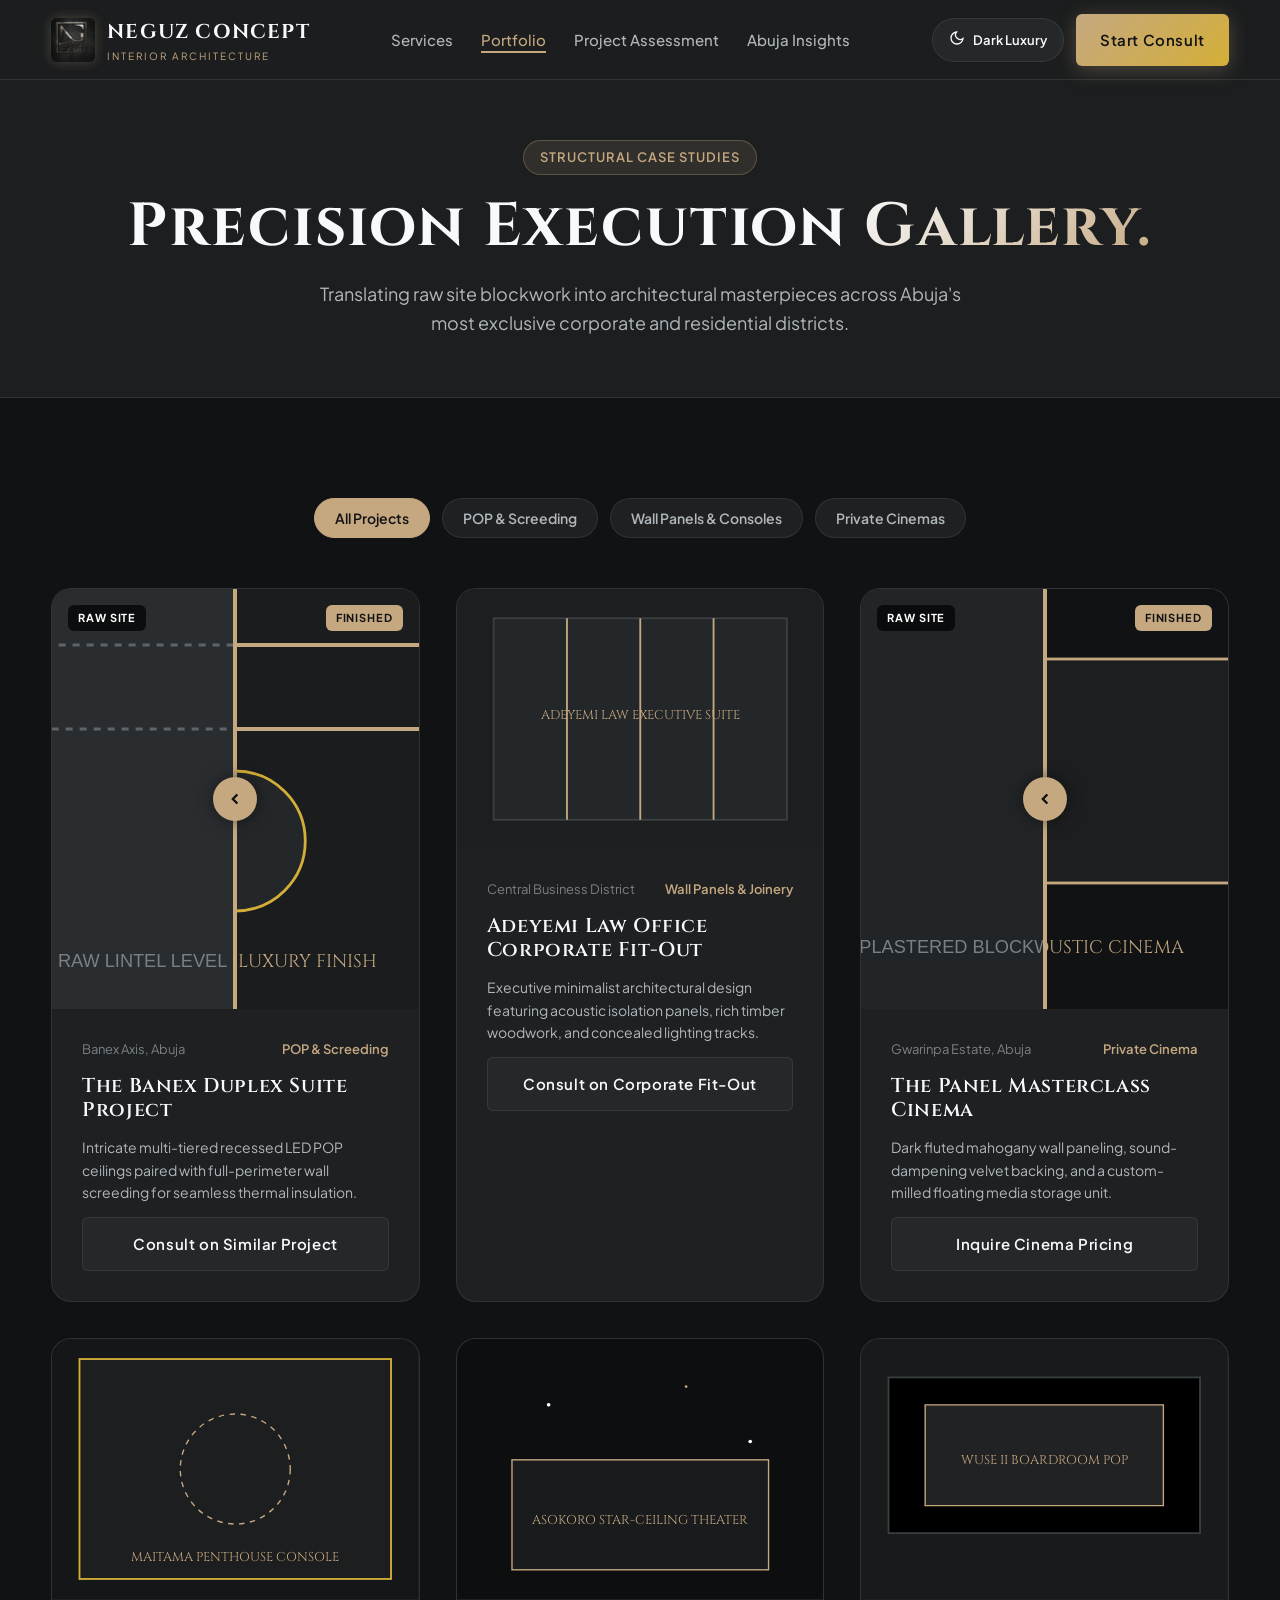
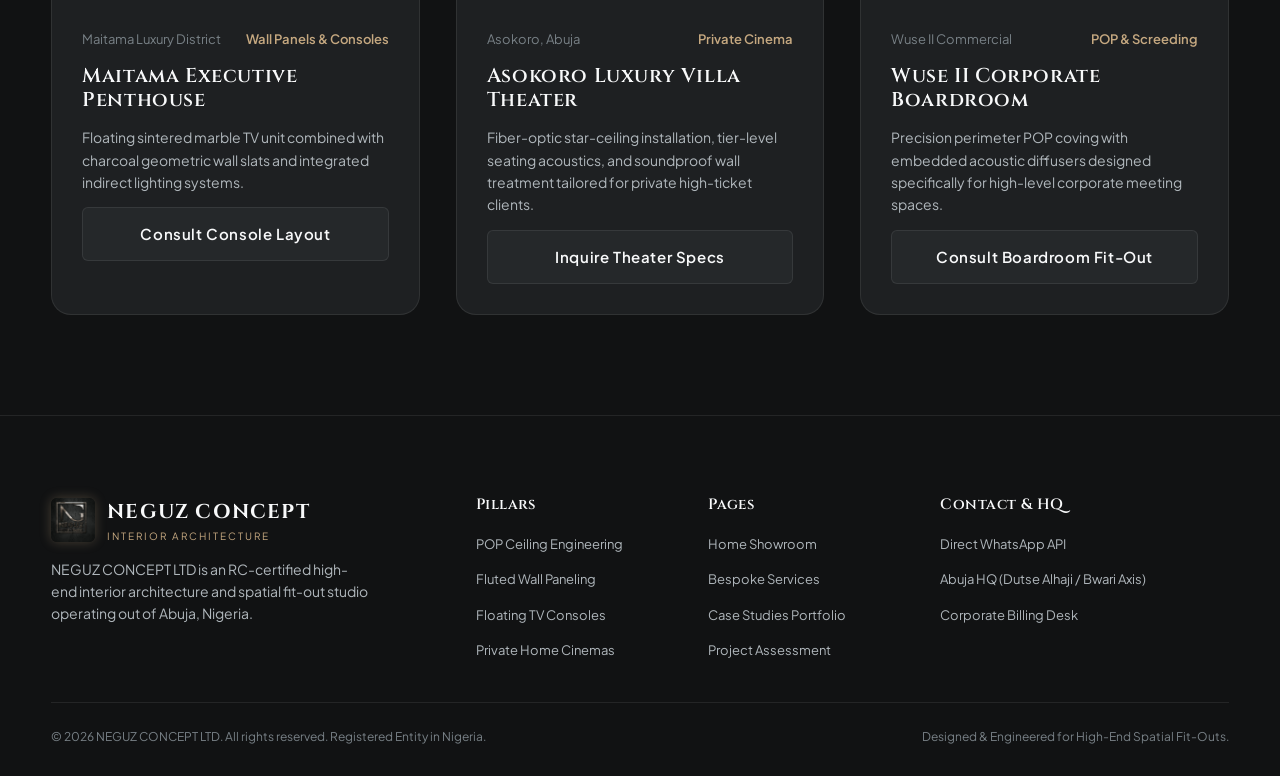
<file: portfolio.html>
<!DOCTYPE html>
<html lang="en" data-theme="dark">
<head>
  <meta charset="UTF-8">
  <meta name="viewport" content="width=device-width, initial-scale=1.0, maximum-scale=5.0">
  <title>Case Studies Portfolio | NEGUZ CONCEPT LTD Abuja</title>
  <meta name="description" content="Explore detailed architectural case studies, before-and-after spatial transformations, custom POP ceilings, fluted wall paneling, and private home cinemas in Abuja by NEGUZ CONCEPT LTD.">
  <meta name="keywords" content="Abuja interior portfolio, Banex Duplex fit-out, Adeyemi Law Office fit-out, Custom TV console paneling Gwarinpa, Home cinema installation Maitama">
  
  <!-- CSS Stylesheet -->
  <link rel="stylesheet" href="styles.css">
  
  <!-- JavaScript (Deferred) -->
  <script src="app.js" defer></script>
</head>
<body>

  <!-- ==========================================
       HEADER & NAVIGATION
       ========================================== -->
  <header class="header">
    <div class="container header-container">
      <a href="index.html" class="brand-logo" id="brandLogo">
        <img src="logo.png" alt="NEGUZ CONCEPT LTD Corporate Monogram Seal">
        <div class="brand-text">
          <span class="brand-name">NEGUZ CONCEPT</span>
          <span class="brand-sub">Interior Architecture</span>
        </div>
      </a>

      <nav class="nav-desktop">
        <ul class="nav-links">
          <li><a href="services.html" class="nav-link">Services</a></li>
          <li><a href="portfolio.html" class="nav-link active" style="color: var(--color-gold);">Portfolio</a></li>
          <li><a href="assessment.html" class="nav-link">Project Assessment</a></li>
          <li><a href="blog.html" class="nav-link">Abuja Insights</a></li>
        </ul>
      </nav>

      <div class="header-actions">
        <button class="theme-toggle-btn" id="themeToggleBtn" aria-label="Toggle Mode Theme">
          <span class="theme-icon">
            <svg viewBox="0 0 24 24"><path d="M21 12.79A9 9 0 1 1 11.21 3 7 7 0 0 0 21 12.79z"></path></svg>
          </span>
          <span class="theme-text">Dark Luxury</span>
        </button>

        <a href="assessment.html" class="btn btn-primary btn-nav-cta">Start Consult</a>

        <button class="mobile-menu-btn" id="mobileMenuBtn" aria-label="Open Mobile Menu">
          <svg class="hamburger-icon" viewBox="0 0 24 24" fill="none" stroke="currentColor" stroke-width="2"><line x1="3" y1="12" x2="21" y2="12"/><line x1="3" y1="6" x2="21" y2="6"/><line x1="3" y1="18" x2="21" y2="18"/></svg>
        </button>
      </div>
    </div>

    <!-- Mobile Navigation Drawer -->
    <div class="mobile-nav-drawer" id="mobileNavDrawer">
      <div class="mobile-nav-content">
        <ul class="mobile-nav-links">
          <li><a href="services.html" class="mobile-nav-link">Services</a></li>
          <li><a href="portfolio.html" class="mobile-nav-link">Portfolio</a></li>
          <li><a href="assessment.html" class="mobile-nav-link">Project Assessment</a></li>
          <li><a href="blog.html" class="mobile-nav-link">Abuja Insights</a></li>
        </ul>
        <div class="mobile-drawer-actions">
          <button class="theme-toggle-btn mobile-drawer-theme-btn" id="mobileThemeToggleBtn" aria-label="Toggle Mode Theme Mobile">
            <span class="theme-icon">
              <svg viewBox="0 0 24 24"><path d="M21 12.79A9 9 0 1 1 11.21 3 7 7 0 0 0 21 12.79z"></path></svg>
            </span>
            <span class="theme-text-mobile">Switch Theme</span>
          </button>
          <a href="assessment.html" class="btn btn-primary mobile-drawer-consult-btn">Start Consult</a>
        </div>
      </div>
    </div>
  </header>

  <!-- ==========================================
       PORTFOLIO HERO BANNER
       ========================================== -->
  <section class="page-hero">
    <div class="container text-center">
      <div class="badge">Structural Case Studies</div>
      <h1 class="page-title">Precision Execution <span class="text-gradient">Gallery.</span></h1>
      <p class="page-subtitle">Translating raw site blockwork into architectural masterpieces across Abuja's most exclusive corporate and residential districts.</p>
    </div>
  </section>

  <!-- ==========================================
       PORTFOLIO FILTER & GALLERY SECTION
       ========================================== -->
  <section class="section-padding portfolio-gallery-section">
    <div class="container">
      
      <!-- Filter Bar -->
      <div class="portfolio-filter-bar">
        <button class="filter-btn active" data-filter="all">All Projects</button>
        <button class="filter-btn" data-filter="pop">POP & Screeding</button>
        <button class="filter-btn" data-filter="panels">Wall Panels & Consoles</button>
        <button class="filter-btn" data-filter="cinema">Private Cinemas</button>
      </div>

      <!-- Portfolio Items Grid -->
      <div class="portfolio-grid">

        <!-- Project 1: Banex Duplex -->
        <article class="portfolio-item-card" data-category="pop">
          <div class="split-slider-wrapper">
            <div class="slider-img-after">
              <div class="artwork-container artwork-after">
                <svg width="100%" height="100%" viewBox="0 0 400 300" preserveAspectRatio="xMidYMid slice">
                  <rect width="400" height="300" fill="#1A1C1E"/>
                  <path d="M40 40 H360 V100 H40 Z" fill="none" stroke="#C5A880" stroke-width="3"/>
                  <circle cx="200" cy="180" r="50" fill="#242729" stroke="#D4AF37" stroke-width="2"/>
                  <text x="200" y="270" text-anchor="middle" fill="#C5A880" font-family="Cinzel" font-size="13">BANEX DUPLEX LUXURY FINISH</text>
                </svg>
              </div>
              <span class="slider-label after">Finished</span>
            </div>
            <div class="slider-img-before">
              <div class="artwork-container artwork-before">
                <svg width="100%" height="100%" viewBox="0 0 400 300" preserveAspectRatio="xMidYMid slice">
                  <rect width="400" height="300" fill="#2A2D30"/>
                  <path d="M40 40 H360 V100 H40 Z" fill="none" stroke="#5E6568" stroke-width="2" stroke-dasharray="5 5"/>
                  <text x="200" y="270" text-anchor="middle" fill="#788086" font-family="sans-serif" font-size="13">RAW LINTEL LEVEL</text>
                </svg>
              </div>
              <span class="slider-label before">Raw Site</span>
            </div>
            <div class="slider-handle">
              <div class="slider-handle-button">
                <svg width="18" height="18" viewBox="0 0 24 24" fill="none" stroke="currentColor" stroke-width="2.5"><polyline points="15 18 9 12 15 6"/><polyline points="9 18 15 12 9 6" transform="rotate(180 12 12)"/></svg>
              </div>
            </div>
          </div>
          <div class="card-details">
            <div class="card-meta">
              <span class="card-location">Banex Axis, Abuja</span>
              <span class="card-category">POP & Screeding</span>
            </div>
            <h3 class="card-title">The Banex Duplex Suite Project</h3>
            <p class="card-desc">Intricate multi-tiered recessed LED POP ceilings paired with full-perimeter wall screeding for seamless thermal insulation.</p>
            <a href="https://wa.me/2348115251461?text=Hello%20Neguz%20Concept%2C%20I%20am%20interested%20in%20a%20POP%20fitout%20similar%20to%20the%20Banex%20Duplex%20project." class="btn btn-secondary btn-full-mobile" target="_blank">Consult on Similar Project</a>
          </div>
        </article>

        <!-- Project 2: Adeyemi Law Office -->
        <article class="portfolio-item-card" data-category="panels">
          <div class="card-graphic-box">
            <svg width="100%" height="100%" viewBox="0 0 400 300" preserveAspectRatio="xMidYMid slice">
              <rect width="400" height="300" fill="#1C1E1F"/>
              <rect x="40" y="40" width="320" height="220" fill="#242729" stroke="#3A3F41" stroke-width="2"/>
              <line x1="120" y1="40" x2="120" y2="260" stroke="#C5A880" stroke-width="2"/>
              <line x1="200" y1="40" x2="200" y2="260" stroke="#C5A880" stroke-width="2"/>
              <line x1="280" y1="40" x2="280" y2="260" stroke="#C5A880" stroke-width="2"/>
              <text x="200" y="150" text-anchor="middle" fill="#C5A880" font-family="Cinzel" font-size="14">ADEYEMI LAW EXECUTIVE SUITE</text>
            </svg>
          </div>
          <div class="card-details">
            <div class="card-meta">
              <span class="card-location">Central Business District</span>
              <span class="card-category">Wall Panels & Joinery</span>
            </div>
            <h3 class="card-title">Adeyemi Law Office Corporate Fit-Out</h3>
            <p class="card-desc">Executive minimalist architectural design featuring acoustic isolation panels, rich timber woodwork, and concealed lighting tracks.</p>
            <a href="https://wa.me/2348115251461?text=Hello%20Neguz%20Concept%2C%20I%20want%20to%20consult%20on%20a%20corporate%20office%20fitout%20similar%20to%20Adeyemi%20Law." class="btn btn-secondary btn-full-mobile" target="_blank">Consult on Corporate Fit-Out</a>
          </div>
        </article>

        <!-- Project 3: Panel Masterclass Cinema -->
        <article class="portfolio-item-card" data-category="cinema">
          <div class="split-slider-wrapper">
            <div class="slider-img-after">
              <div class="artwork-container artwork-after">
                <svg width="100%" height="100%" viewBox="0 0 400 300" preserveAspectRatio="xMidYMid slice">
                  <rect width="400" height="300" fill="#111213"/>
                  <rect x="50" y="50" width="300" height="160" fill="#1C1E1F" stroke="#C5A880" stroke-width="2"/>
                  <text x="200" y="260" text-anchor="middle" fill="#C5A880" font-family="Cinzel" font-size="13">GWARINPA ACOUSTIC CINEMA</text>
                </svg>
              </div>
              <span class="slider-label after">Finished</span>
            </div>
            <div class="slider-img-before">
              <div class="artwork-container artwork-before">
                <svg width="100%" height="100%" viewBox="0 0 400 300" preserveAspectRatio="xMidYMid slice">
                  <rect width="400" height="300" fill="#222527"/>
                  <text x="200" y="260" text-anchor="middle" fill="#788086" font-family="sans-serif" font-size="13">RAW PLASTERED BLOCKWORK</text>
                </svg>
              </div>
              <span class="slider-label before">Raw Site</span>
            </div>
            <div class="slider-handle">
              <div class="slider-handle-button">
                <svg width="18" height="18" viewBox="0 0 24 24" fill="none" stroke="currentColor" stroke-width="2.5"><polyline points="15 18 9 12 15 6"/><polyline points="9 18 15 12 9 6" transform="rotate(180 12 12)"/></svg>
              </div>
            </div>
          </div>
          <div class="card-details">
            <div class="card-meta">
              <span class="card-location">Gwarinpa Estate, Abuja</span>
              <span class="card-category">Private Cinema</span>
            </div>
            <h3 class="card-title">The Panel Masterclass Cinema</h3>
            <p class="card-desc">Dark fluted mahogany wall paneling, sound-dampening velvet backing, and a custom-milled floating media storage unit.</p>
            <a href="https://wa.me/2348115251461?text=Hello%20Neguz%20Concept%2C%20I%20am%20interested%20in%20setting%20up%20a%20Private%20Cinema%20like%20the%20Panel%20Masterclass." class="btn btn-secondary btn-full-mobile" target="_blank">Inquire Cinema Pricing</a>
          </div>
        </article>

        <!-- Project 4: Maitama Executive Penthouse -->
        <article class="portfolio-item-card" data-category="panels">
          <div class="card-graphic-box">
            <svg width="100%" height="100%" viewBox="0 0 400 300" preserveAspectRatio="xMidYMid slice">
              <rect width="400" height="300" fill="#141618"/>
              <rect x="30" y="30" width="340" height="240" fill="#1C1E1F" stroke="#D4AF37" stroke-width="2"/>
              <circle cx="200" cy="150" r="60" fill="none" stroke="#C5A880" stroke-width="1.5" stroke-dasharray="6 6"/>
              <text x="200" y="250" text-anchor="middle" fill="#C5A880" font-family="Cinzel" font-size="14">MAITAMA PENTHOUSE CONSOLE</text>
            </svg>
          </div>
          <div class="card-details">
            <div class="card-meta">
              <span class="card-location">Maitama Luxury District</span>
              <span class="card-category">Wall Panels & Consoles</span>
            </div>
            <h3 class="card-title">Maitama Executive Penthouse</h3>
            <p class="card-desc">Floating sintered marble TV unit combined with charcoal geometric wall slats and integrated indirect lighting systems.</p>
            <a href="https://wa.me/2348115251461?text=Hello%20Neguz%20Concept%2C%20I%20want%20to%20order%20a%20Maitama%20style%20floating%20console." class="btn btn-secondary btn-full-mobile" target="_blank">Consult Console Layout</a>
          </div>
        </article>

        <!-- Project 5: Asokoro Villa Cinema -->
        <article class="portfolio-item-card" data-category="cinema">
          <div class="card-graphic-box">
            <svg width="100%" height="100%" viewBox="0 0 400 300" preserveAspectRatio="xMidYMid slice">
              <rect width="400" height="300" fill="#0D0E0F"/>
              <circle cx="100" cy="80" r="2" fill="#FFF"/><circle cx="250" cy="60" r="1.5" fill="#C5A880"/><circle cx="320" cy="120" r="2" fill="#FFF"/>
              <rect x="60" y="140" width="280" height="120" fill="#191B1D" stroke="#C5A880" stroke-width="1.5"/>
              <text x="200" y="210" text-anchor="middle" fill="#C5A880" font-family="Cinzel" font-size="14">ASOKORO STAR-CEILING THEATER</text>
            </svg>
          </div>
          <div class="card-details">
            <div class="card-meta">
              <span class="card-location">Asokoro, Abuja</span>
              <span class="card-category">Private Cinema</span>
            </div>
            <h3 class="card-title">Asokoro Luxury Villa Theater</h3>
            <p class="card-desc">Fiber-optic star-ceiling installation, tier-level seating acoustics, and soundproof wall treatment tailored for private high-ticket clients.</p>
            <a href="https://wa.me/2348115251461?text=Hello%20Neguz%20Concept%2C%20I%20am%20interested%20in%20the%20Asokoro%20Star-Ceiling%20Theater%20setup." class="btn btn-secondary btn-full-mobile" target="_blank">Inquire Theater Specs</a>
          </div>
        </article>

        <!-- Project 6: Wuse II Boardroom -->
        <article class="portfolio-item-card" data-category="pop">
          <div class="card-graphic-box">
            <svg width="100%" height="100%" viewBox="0 0 400 300" preserveAspectRatio="xMidYMid slice">
              <rect width="400" height="300" fill="#181A1C"/>
              <path d="M30 50 H370 V220 H30 Z" stroke="#3A3F41" stroke-width="2"/>
              <path d="M70 80 H330 V190 H70 Z" fill="#202224" stroke="#C5A880" stroke-width="1.5"/>
              <text x="200" y="145" text-anchor="middle" fill="#C5A880" font-family="Cinzel" font-size="14">WUSE II BOARDROOM POP</text>
            </svg>
          </div>
          <div class="card-details">
            <div class="card-meta">
              <span class="card-location">Wuse II Commercial</span>
              <span class="card-category">POP & Screeding</span>
            </div>
            <h3 class="card-title">Wuse II Corporate Boardroom</h3>
            <p class="card-desc">Precision perimeter POP coving with embedded acoustic diffusers designed specifically for high-level corporate meeting spaces.</p>
            <a href="https://wa.me/2348115251461?text=Hello%20Neguz%20Concept%2C%20I%20need%20a%20corporate%20boardroom%20POP%20screeding%20quote." class="btn btn-secondary btn-full-mobile" target="_blank">Consult Boardroom Fit-Out</a>
          </div>
        </article>

      </div>
    </div>
  </section>

  <!-- ==========================================
       FOOTER
       ========================================== -->
  <footer class="footer">
    <div class="container">
      <div class="footer-grid">
        <div class="footer-brand">
          <a href="index.html" class="brand-logo">
            <img src="logo.png" alt="NEGUZ CONCEPT LTD Logo">
            <div class="brand-text">
              <span class="brand-name">NEGUZ CONCEPT</span>
              <span class="brand-sub">Interior Architecture</span>
            </div>
          </a>
          <p>NEGUZ CONCEPT LTD is an RC-certified high-end interior architecture and spatial fit-out studio operating out of Abuja, Nigeria.</p>
        </div>

        <div class="footer-col">
          <h4>Pillars</h4>
          <ul class="footer-links">
            <li><a href="services.html#pop-service">POP Ceiling Engineering</a></li>
            <li><a href="services.html#console-service">Fluted Wall Paneling</a></li>
            <li><a href="services.html#console-service">Floating TV Consoles</a></li>
            <li><a href="services.html#cinema-service">Private Home Cinemas</a></li>
          </ul>
        </div>

        <div class="footer-col">
          <h4>Pages</h4>
          <ul class="footer-links">
            <li><a href="index.html">Home Showroom</a></li>
            <li><a href="services.html">Bespoke Services</a></li>
            <li><a href="portfolio.html">Case Studies Portfolio</a></li>
            <li><a href="assessment.html">Project Assessment</a></li>
          </ul>
        </div>

        <div class="footer-col">
          <h4>Contact & HQ</h4>
          <ul class="footer-links">
            <li><a href="https://wa.me/2348115251461">Direct WhatsApp API</a></li>
            <li><a href="#">Abuja HQ (Dutse Alhaji / Bwari Axis)</a></li>
            <li><a href="#">Corporate Billing Desk</a></li>
          </ul>
        </div>
      </div>

      <div class="footer-bottom">
        <div>&copy; 2026 NEGUZ CONCEPT LTD. All rights reserved. Registered Entity in Nigeria.</div>
        <div>Designed & Engineered for High-End Spatial Fit-Outs.</div>
      </div>
    </div>
  </footer>

</body>
</html>
</file>
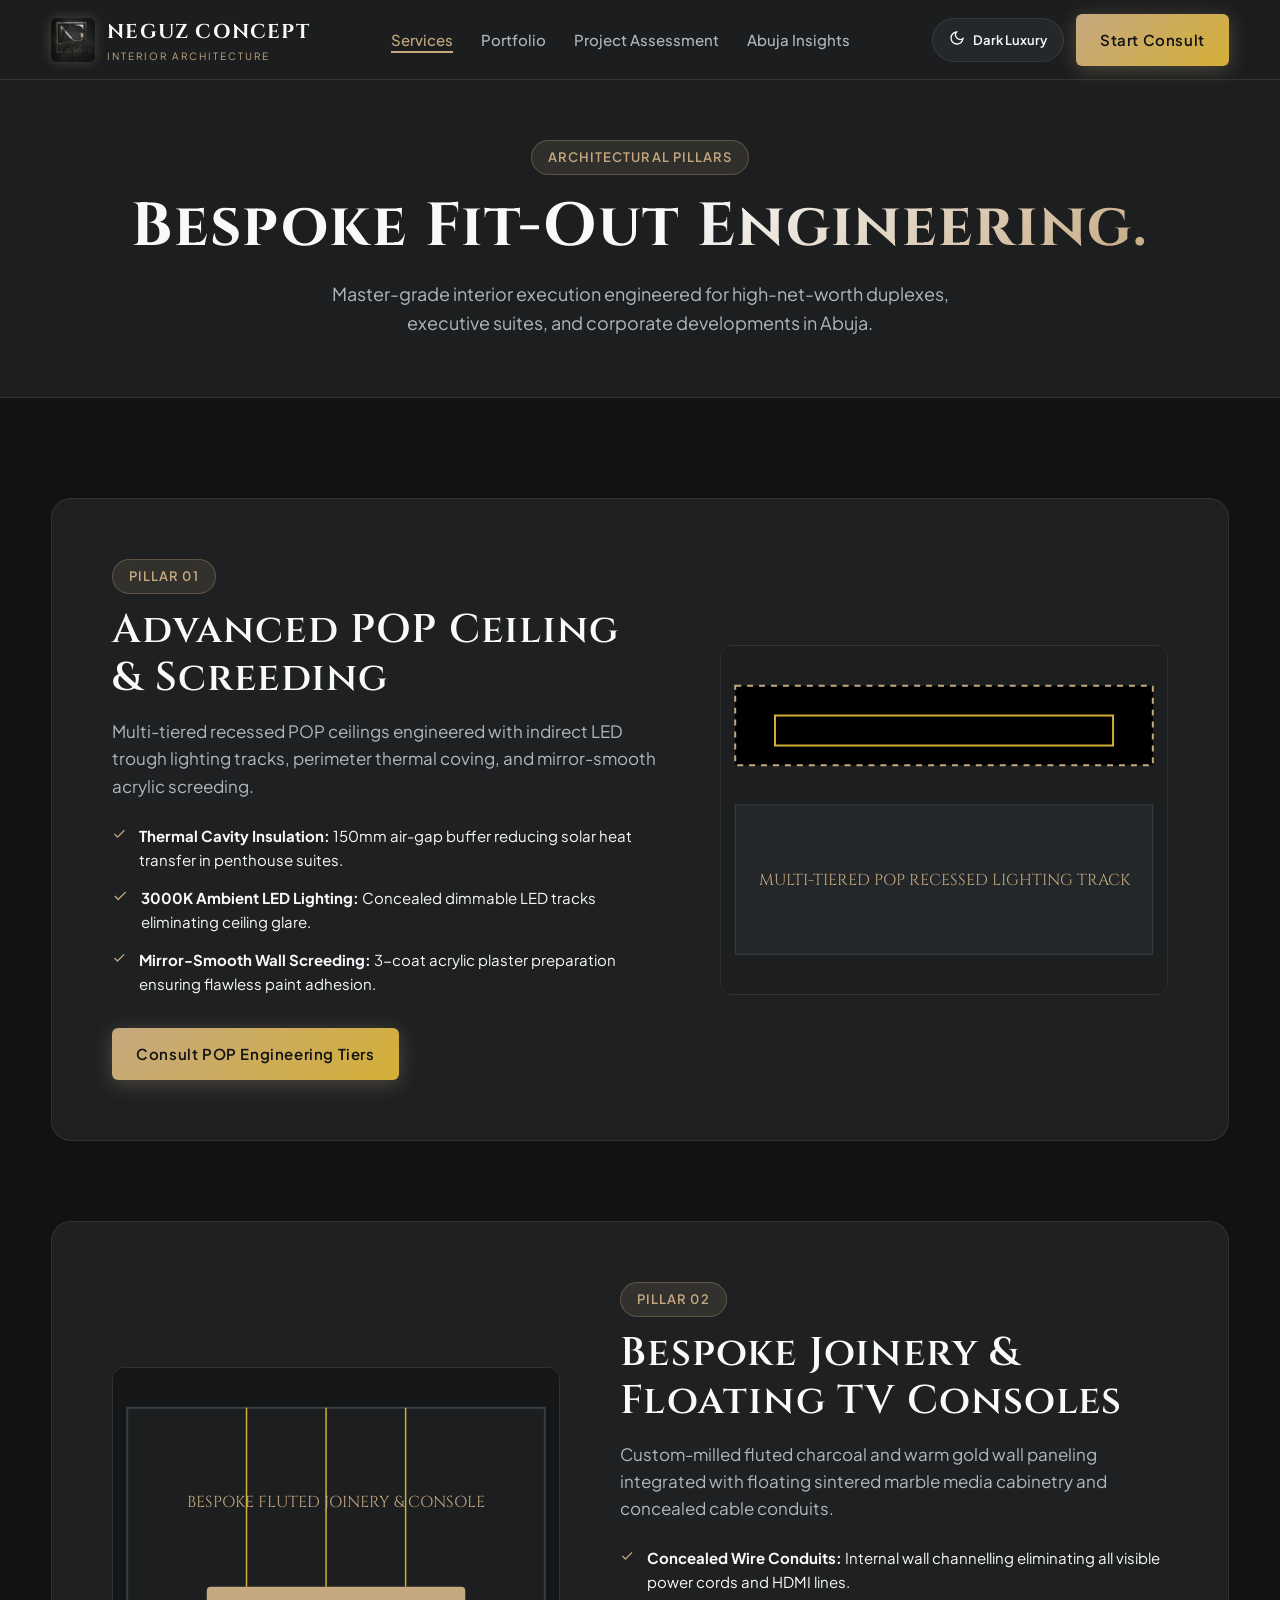
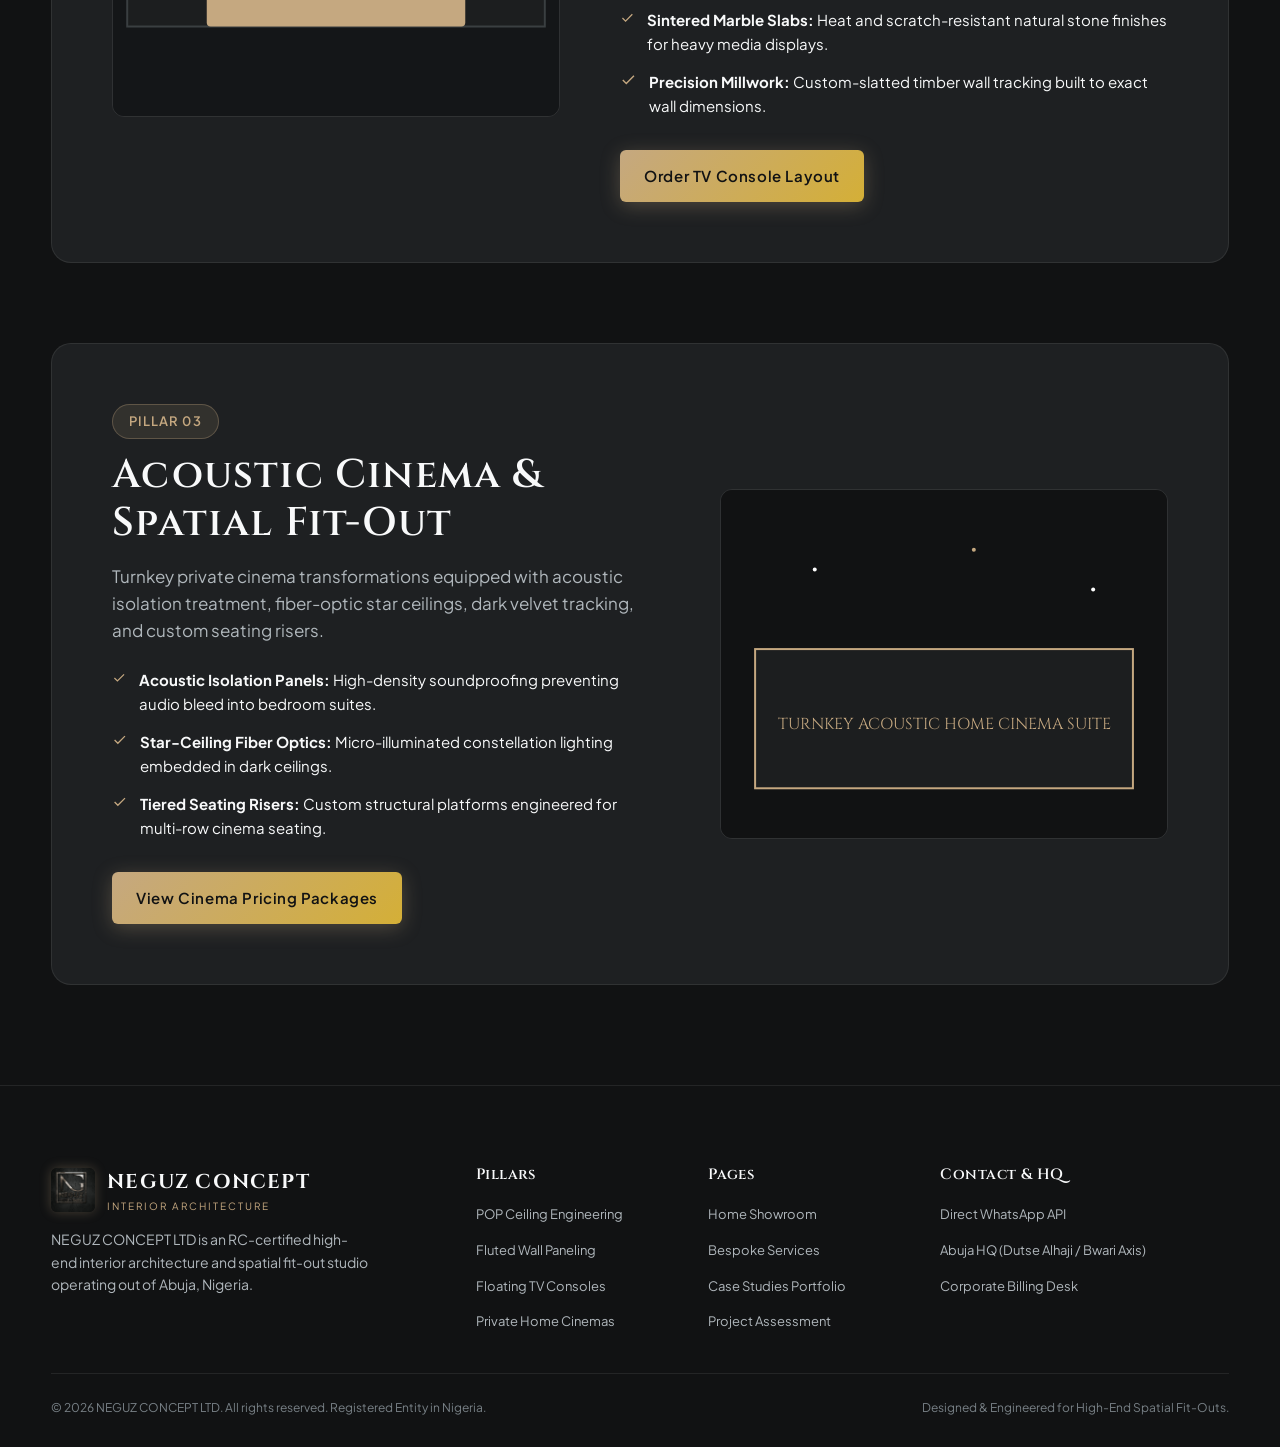
<file: services.html>
<!DOCTYPE html>
<html lang="en" data-theme="dark">
<head>
  <meta charset="UTF-8">
  <meta name="viewport" content="width=device-width, initial-scale=1.0, maximum-scale=5.0">
  <title>Bespoke Services & Fit-Out Engineering | NEGUZ CONCEPT LTD Abuja</title>
  <meta name="description" content="Detailed architectural service breakdown for advanced multi-tiered POP ceilings, fluted wall paneling, floating TV consoles, and acoustic home cinema suites in Abuja by NEGUZ CONCEPT LTD.">
  <meta name="keywords" content="POP ceiling engineering Abuja, Custom TV console wall paneling, Acoustic home cinema installation Maitama Asokoro, Interior finishing contractor Nigeria">
  
  <!-- CSS Stylesheet -->
  <link rel="stylesheet" href="styles.css">
  
  <!-- JavaScript (Deferred) -->
  <script src="app.js" defer></script>
</head>
<body>

  <!-- ==========================================
       HEADER & NAVIGATION
       ========================================== -->
  <header class="header">
    <div class="container header-container">
      <a href="index.html" class="brand-logo" id="brandLogo">
        <img src="logo.png" alt="NEGUZ CONCEPT LTD Corporate Monogram Seal">
        <div class="brand-text">
          <span class="brand-name">NEGUZ CONCEPT</span>
          <span class="brand-sub">Interior Architecture</span>
        </div>
      </a>

      <nav class="nav-desktop">
        <ul class="nav-links">
          <li><a href="services.html" class="nav-link active" style="color: var(--color-gold);">Services</a></li>
          <li><a href="portfolio.html" class="nav-link">Portfolio</a></li>
          <li><a href="assessment.html" class="nav-link">Project Assessment</a></li>
          <li><a href="blog.html" class="nav-link">Abuja Insights</a></li>
        </ul>
      </nav>

      <div class="header-actions">
        <button class="theme-toggle-btn" id="themeToggleBtn" aria-label="Toggle Mode Theme">
          <span class="theme-icon">
            <svg viewBox="0 0 24 24"><path d="M21 12.79A9 9 0 1 1 11.21 3 7 7 0 0 0 21 12.79z"></path></svg>
          </span>
          <span class="theme-text">Dark Luxury</span>
        </button>

        <a href="assessment.html" class="btn btn-primary btn-nav-cta">Start Consult</a>

        <button class="mobile-menu-btn" id="mobileMenuBtn" aria-label="Open Mobile Menu">
          <svg class="hamburger-icon" viewBox="0 0 24 24" fill="none" stroke="currentColor" stroke-width="2"><line x1="3" y1="12" x2="21" y2="12"/><line x1="3" y1="6" x2="21" y2="6"/><line x1="3" y1="18" x2="21" y2="18"/></svg>
        </button>
      </div>
    </div>

    <!-- Mobile Navigation Drawer -->
    <div class="mobile-nav-drawer" id="mobileNavDrawer">
      <div class="mobile-nav-content">
        <ul class="mobile-nav-links">
          <li><a href="services.html" class="mobile-nav-link">Services</a></li>
          <li><a href="portfolio.html" class="mobile-nav-link">Portfolio</a></li>
          <li><a href="assessment.html" class="mobile-nav-link">Project Assessment</a></li>
          <li><a href="blog.html" class="mobile-nav-link">Abuja Insights</a></li>
        </ul>
        <div class="mobile-drawer-actions">
          <button class="theme-toggle-btn mobile-drawer-theme-btn" id="mobileThemeToggleBtn" aria-label="Toggle Mode Theme Mobile">
            <span class="theme-icon">
              <svg viewBox="0 0 24 24"><path d="M21 12.79A9 9 0 1 1 11.21 3 7 7 0 0 0 21 12.79z"></path></svg>
            </span>
            <span class="theme-text-mobile">Switch Theme</span>
          </button>
          <a href="assessment.html" class="btn btn-primary mobile-drawer-consult-btn">Start Consult</a>
        </div>
      </div>
    </div>
  </header>

  <!-- ==========================================
       SERVICES HERO BANNER
       ========================================== -->
  <section class="page-hero">
    <div class="container text-center">
      <div class="badge">Architectural Pillars</div>
      <h1 class="page-title">Bespoke Fit-Out <span class="text-gradient">Engineering.</span></h1>
      <p class="page-subtitle">Master-grade interior execution engineered for high-net-worth duplexes, executive suites, and corporate developments in Abuja.</p>
    </div>
  </section>

  <!-- ==========================================
       DETAILED SERVICES BREAKDOWN
       ========================================== -->
  <section class="section-padding">
    <div class="container">
      
      <!-- Service Pillar 1 -->
      <div class="service-detail-block" id="pop-service">
        <div class="service-detail-grid">
          <div class="service-detail-content">
            <div class="badge">Pillar 01</div>
            <h2>Advanced POP Ceiling & Screeding</h2>
            <p class="service-lead-text">Multi-tiered recessed POP ceilings engineered with indirect LED trough lighting tracks, perimeter thermal coving, and mirror-smooth acrylic screeding.</p>
            <div class="service-feature-list">
              <div class="feature-item">
                <svg width="20" height="20" viewBox="0 0 24 24" fill="none" stroke="var(--color-gold)" stroke-width="2"><polyline points="20 6 9 17 4 12"/></svg>
                <span><strong>Thermal Cavity Insulation:</strong> 150mm air-gap buffer reducing solar heat transfer in penthouse suites.</span>
              </div>
              <div class="feature-item">
                <svg width="20" height="20" viewBox="0 0 24 24" fill="none" stroke="var(--color-gold)" stroke-width="2"><polyline points="20 6 9 17 4 12"/></svg>
                <span><strong>3000K Ambient LED Lighting:</strong> Concealed dimmable LED tracks eliminating ceiling glare.</span>
              </div>
              <div class="feature-item">
                <svg width="20" height="20" viewBox="0 0 24 24" fill="none" stroke="var(--color-gold)" stroke-width="2"><polyline points="20 6 9 17 4 12"/></svg>
                <span><strong>Mirror-Smooth Wall Screeding:</strong> 3-coat acrylic plaster preparation ensuring flawless paint adhesion.</span>
              </div>
            </div>
            <a href="https://wa.me/2348115251461?text=Hello%20Neguz%20Concept%2C%20I%20want%20to%20consult%20on%20Advanced%20POP%20Ceiling%20%26%20Screeding%20tiers." class="btn btn-primary" target="_blank">Consult POP Engineering Tiers</a>
          </div>

          <div class="service-detail-graphic">
            <svg width="100%" height="100%" viewBox="0 0 500 350" preserveAspectRatio="xMidYMid slice">
              <rect width="500" height="350" fill="#1C1E1F"/>
              <path d="M40 40 H460 V120 H40 Z" stroke="#C5A880" stroke-width="2" stroke-dasharray="6 6"/>
              <path d="M80 70 H420 V100 H80 Z" stroke="#D4AF37" stroke-width="2"/>
              <rect x="40" y="160" width="420" height="150" fill="#242729" stroke="#3A3F41"/>
              <text x="250" y="240" text-anchor="middle" fill="#C5A880" font-family="Cinzel" font-size="16">MULTI-TIERED POP RECESSED LIGHTING TRACK</text>
            </svg>
          </div>
        </div>
      </div>

      <!-- Service Pillar 2 -->
      <div class="service-detail-block" id="console-service" style="margin-top: 80px;">
        <div class="service-detail-grid reverse">
          <div class="service-detail-graphic">
            <svg width="100%" height="100%" viewBox="0 0 500 350" preserveAspectRatio="xMidYMid slice">
              <rect width="500" height="350" fill="#141618"/>
              <rect x="40" y="40" width="420" height="220" fill="#1C1E1F" stroke="#3A3F41" stroke-width="2"/>
              <rect x="120" y="220" width="260" height="40" rx="4" fill="#C5A880"/>
              <line x1="160" y1="40" x2="160" y2="220" stroke="#D4AF37" stroke-width="1.5"/>
              <line x1="240" y1="40" x2="240" y2="220" stroke="#D4AF37" stroke-width="1.5"/>
              <line x1="320" y1="40" x2="320" y2="220" stroke="#D4AF37" stroke-width="1.5"/>
              <text x="250" y="140" text-anchor="middle" fill="#C5A880" font-family="Cinzel" font-size="16">BESPOKE FLUTED JOINERY & CONSOLE</text>
            </svg>
          </div>

          <div class="service-detail-content">
            <div class="badge">Pillar 02</div>
            <h2>Bespoke Joinery & Floating TV Consoles</h2>
            <p class="service-lead-text">Custom-milled fluted charcoal and warm gold wall paneling integrated with floating sintered marble media cabinetry and concealed cable conduits.</p>
            <div class="service-feature-list">
              <div class="feature-item">
                <svg width="20" height="20" viewBox="0 0 24 24" fill="none" stroke="var(--color-gold)" stroke-width="2"><polyline points="20 6 9 17 4 12"/></svg>
                <span><strong>Concealed Wire Conduits:</strong> Internal wall channelling eliminating all visible power cords and HDMI lines.</span>
              </div>
              <div class="feature-item">
                <svg width="20" height="20" viewBox="0 0 24 24" fill="none" stroke="var(--color-gold)" stroke-width="2"><polyline points="20 6 9 17 4 12"/></svg>
                <span><strong>Sintered Marble Slabs:</strong> Heat and scratch-resistant natural stone finishes for heavy media displays.</span>
              </div>
              <div class="feature-item">
                <svg width="20" height="20" viewBox="0 0 24 24" fill="none" stroke="var(--color-gold)" stroke-width="2"><polyline points="20 6 9 17 4 12"/></svg>
                <span><strong>Precision Millwork:</strong> Custom-slatted timber wall tracking built to exact wall dimensions.</span>
              </div>
            </div>
            <a href="https://wa.me/2348115251461?text=Hello%20Neguz%20Concept%2C%20I%20want%20to%20order%20a%20Custom%20Wall%20Panel%20%26%20TV%20Console%20design." class="btn btn-primary" target="_blank">Order TV Console Layout</a>
          </div>
        </div>
      </div>

      <!-- Service Pillar 3 -->
      <div class="service-detail-block" id="cinema-service" style="margin-top: 80px;">
        <div class="service-detail-grid">
          <div class="service-detail-content">
            <div class="badge">Pillar 03</div>
            <h2>Acoustic Cinema & Spatial Fit-Out</h2>
            <p class="service-lead-text">Turnkey private cinema transformations equipped with acoustic isolation treatment, fiber-optic star ceilings, dark velvet tracking, and custom seating risers.</p>
            <div class="service-feature-list">
              <div class="feature-item">
                <svg width="20" height="20" viewBox="0 0 24 24" fill="none" stroke="var(--color-gold)" stroke-width="2"><polyline points="20 6 9 17 4 12"/></svg>
                <span><strong>Acoustic Isolation Panels:</strong> High-density soundproofing preventing audio bleed into bedroom suites.</span>
              </div>
              <div class="feature-item">
                <svg width="20" height="20" viewBox="0 0 24 24" fill="none" stroke="var(--color-gold)" stroke-width="2"><polyline points="20 6 9 17 4 12"/></svg>
                <span><strong>Star-Ceiling Fiber Optics:</strong> Micro-illuminated constellation lighting embedded in dark ceilings.</span>
              </div>
              <div class="feature-item">
                <svg width="20" height="20" viewBox="0 0 24 24" fill="none" stroke="var(--color-gold)" stroke-width="2"><polyline points="20 6 9 17 4 12"/></svg>
                <span><strong>Tiered Seating Risers:</strong> Custom structural platforms engineered for multi-row cinema seating.</span>
              </div>
            </div>
            <a href="https://wa.me/2348115251461?text=Hello%20Neguz%20Concept%2C%20I%20am%20interested%20in%20setting%20up%20a%20Bespoke%20Home%20Cinema.%20Kindly%20provide%20pricing%20tiers." class="btn btn-primary" target="_blank">View Cinema Pricing Packages</a>
          </div>

          <div class="service-detail-graphic">
            <svg width="100%" height="100%" viewBox="0 0 500 350" preserveAspectRatio="xMidYMid slice">
              <rect width="500" height="350" fill="#111213"/>
              <circle cx="120" cy="80" r="2" fill="#FFF"/><circle cx="280" cy="60" r="2" fill="#C5A880"/><circle cx="400" cy="100" r="2" fill="#FFF"/>
              <rect x="60" y="160" width="380" height="140" fill="#1C1E1F" stroke="#C5A880" stroke-width="2"/>
              <text x="250" y="240" text-anchor="middle" fill="#C5A880" font-family="Cinzel" font-size="16">TURNKEY ACOUSTIC HOME CINEMA SUITE</text>
            </svg>
          </div>
        </div>
      </div>

    </div>
  </section>

  <!-- ==========================================
       FOOTER
       ========================================== -->
  <footer class="footer">
    <div class="container">
      <div class="footer-grid">
        <div class="footer-brand">
          <a href="index.html" class="brand-logo">
            <img src="logo.png" alt="NEGUZ CONCEPT LTD Logo">
            <div class="brand-text">
              <span class="brand-name">NEGUZ CONCEPT</span>
              <span class="brand-sub">Interior Architecture</span>
            </div>
          </a>
          <p>NEGUZ CONCEPT LTD is an RC-certified high-end interior architecture and spatial fit-out studio operating out of Abuja, Nigeria.</p>
        </div>

        <div class="footer-col">
          <h4>Pillars</h4>
          <ul class="footer-links">
            <li><a href="services.html#pop-service">POP Ceiling Engineering</a></li>
            <li><a href="services.html#console-service">Fluted Wall Paneling</a></li>
            <li><a href="services.html#console-service">Floating TV Consoles</a></li>
            <li><a href="services.html#cinema-service">Private Home Cinemas</a></li>
          </ul>
        </div>

        <div class="footer-col">
          <h4>Pages</h4>
          <ul class="footer-links">
            <li><a href="index.html">Home Showroom</a></li>
            <li><a href="services.html">Bespoke Services</a></li>
            <li><a href="portfolio.html">Case Studies Portfolio</a></li>
            <li><a href="assessment.html">Project Assessment</a></li>
          </ul>
        </div>

        <div class="footer-col">
          <h4>Contact & HQ</h4>
          <ul class="footer-links">
            <li><a href="https://wa.me/2348115251461">Direct WhatsApp API</a></li>
            <li><a href="#">Abuja HQ (Dutse Alhaji / Bwari Axis)</a></li>
            <li><a href="#">Corporate Billing Desk</a></li>
          </ul>
        </div>
      </div>

      <div class="footer-bottom">
        <div>&copy; 2026 NEGUZ CONCEPT LTD. All rights reserved. Registered Entity in Nigeria.</div>
        <div>Designed & Engineered for High-End Spatial Fit-Outs.</div>
      </div>
    </div>
  </footer>

</body>
</html>
</file>
<file: styles.css>
/* ==========================================================================
   NEGUZ CONCEPT LTD - Design System & Ultra-Responsive Stylesheet
   Project: High-End Dual-Themed Interior Architecture & Fit-Out Platform
   Location: Abuja, Nigeria
   ========================================================================== */

@import url('https://fonts.googleapis.com/css2?family=Cinzel:wght@400;600;700;900&family=Plus+Jakarta+Sans:wght@300;400;500;600;700&display=swap');

/* --- Root & CSS Variables --- */
:root {
  /* Common Brand Colors */
  --color-gold: #C5A880;
  --color-gold-bright: #D4AF37;
  --color-slate-dark: #3A3F41;
  --color-silver: #B0B7BC;
  --color-obsidian: #111213;

  /* Typography */
  --font-heading: 'Cinzel', serif;
  --font-body: 'Plus Jakarta Sans', sans-serif;

  /* Layout & Spacing */
  --max-width: 1280px;
  --header-height: 80px;
  --radius-sm: 6px;
  --radius-md: 12px;
  --radius-lg: 20px;
  --radius-full: 9999px;

  /* Transitions */
  --transition-fast: 0.2s cubic-bezier(0.16, 1, 0.3, 1);
  --transition-normal: 0.4s cubic-bezier(0.16, 1, 0.3, 1);
  --transition-slow: 0.7s cubic-bezier(0.16, 1, 0.3, 1);
}

/* --- Mode A: Dark Luxury Theme (Default) --- */
[data-theme="dark"] {
  --bg-primary: #111213;
  --bg-secondary: #1C1E1F;
  --bg-tertiary: #25282A;
  --bg-card: #1E2022;
  --text-primary: #F8F9FA;
  --text-secondary: #B0B7BC;
  --text-muted: #788086;
  --accent-glow: #C5A880;
  --accent-secondary: #3A3F41;
  --border-color: rgba(255, 255, 255, 0.08);
  --border-highlight: rgba(197, 168, 128, 0.3);
  --glass-bg: rgba(28, 30, 31, 0.92);
  --glass-border: rgba(255, 255, 255, 0.1);
  --shadow-main: 0 20px 40px rgba(0, 0, 0, 0.6);
  --hero-gradient: linear-gradient(180deg, rgba(17, 18, 19, 0.5) 0%, rgba(17, 18, 19, 0.95) 100%);
}

/* --- Mode B: Minimal Editorial Theme --- */
[data-theme="light"] {
  --bg-primary: #FDFDFD;
  --bg-secondary: #F4F5F7;
  --bg-tertiary: #EAECEF;
  --bg-card: #FFFFFF;
  --text-primary: #111213;
  --text-secondary: #4A5155;
  --text-muted: #848D93;
  --accent-glow: #2A2D2E;
  --accent-secondary: #C5A880;
  --border-color: rgba(0, 0, 0, 0.08);
  --border-highlight: rgba(58, 63, 65, 0.4);
  --glass-bg: rgba(255, 255, 255, 0.95);
  --glass-border: rgba(0, 0, 0, 0.08);
  --shadow-main: 0 20px 40px rgba(0, 0, 0, 0.06);
  --hero-gradient: linear-gradient(180deg, rgba(253, 253, 253, 0.3) 0%, rgba(253, 253, 253, 0.95) 100%);
}

/* --- Global Reset & Base Styles --- */
*, *::before, *::after {
  box-sizing: border-box;
  margin: 0;
  padding: 0;
}

html {
  scroll-behavior: smooth;
  font-size: 16px;
}

body {
  font-family: var(--font-body);
  background-color: var(--bg-primary);
  color: var(--text-primary);
  line-height: 1.6;
  transition: background-color var(--transition-normal), color var(--transition-normal);
  overflow-x: hidden;
  -webkit-font-smoothing: antialiased;
}

h1, h2, h3, h4, .font-heading {
  font-family: var(--font-heading);
  letter-spacing: 0.03em;
  font-weight: 600;
  line-height: 1.2;
}

a {
  color: inherit;
  text-decoration: none;
}

img {
  max-width: 100%;
  height: auto;
  display: block;
}

button {
  font-family: inherit;
  cursor: pointer;
  border: none;
  background: none;
}

/* --- Layout Utility Classes --- */
.container {
  width: 92%;
  max-width: var(--max-width);
  margin: 0 auto;
}

.section-padding {
  padding: clamp(60px, 8vw, 100px) 0;
}

.text-center {
  text-align: center;
}

.text-gold {
  color: var(--color-gold);
}

.text-gradient {
  background: linear-gradient(135deg, #F8F9FA 0%, var(--color-gold) 100%);
  -webkit-background-clip: text;
  -webkit-text-fill-color: transparent;
}

[data-theme="light"] .text-gradient {
  background: linear-gradient(135deg, #111213 0%, var(--color-gold) 100%);
  -webkit-background-clip: text;
  -webkit-text-fill-color: transparent;
}

.badge {
  display: inline-flex;
  align-items: center;
  gap: 8px;
  padding: 6px 16px;
  border-radius: var(--radius-full);
  font-size: clamp(0.75rem, 2vw, 0.8125rem);
  font-weight: 600;
  letter-spacing: 0.08em;
  text-transform: uppercase;
  background: rgba(197, 168, 128, 0.12);
  border: 1px solid var(--border-highlight);
  color: var(--color-gold);
}

/* --- Navigation Header --- */
.header {
  position: fixed;
  top: 0;
  left: 0;
  width: 100%;
  height: var(--header-height);
  z-index: 1000;
  background: var(--glass-bg);
  backdrop-filter: blur(16px);
  -webkit-backdrop-filter: blur(16px);
  border-bottom: 1px solid var(--glass-border);
  transition: background var(--transition-normal), border-color var(--transition-normal);
}

.header-container {
  display: flex;
  align-items: center;
  justify-content: space-between;
  height: 100%;
  position: relative;
  z-index: 1001;
}

.brand-logo {
  display: flex;
  align-items: center;
  gap: 12px;
}

.brand-logo img {
  width: 44px;
  height: 44px;
  border-radius: var(--radius-sm);
  box-shadow: 0 0 12px rgba(197, 168, 128, 0.3);
  object-fit: cover;
}

.brand-text {
  display: flex;
  flex-direction: column;
}

.brand-name {
  font-family: var(--font-heading);
  font-size: clamp(1rem, 3vw, 1.25rem);
  font-weight: 700;
  letter-spacing: 0.06em;
  color: var(--text-primary);
  white-space: nowrap;
}

.brand-sub {
  font-size: 0.625rem;
  letter-spacing: 0.2em;
  text-transform: uppercase;
  color: var(--color-gold);
}

.nav-desktop {
  display: flex;
}

.nav-links {
  display: flex;
  align-items: center;
  gap: 28px;
  list-style: none;
}

.nav-link {
  font-size: 0.9375rem;
  font-weight: 500;
  color: var(--text-secondary);
  transition: color var(--transition-fast);
  position: relative;
  padding: 4px 0;
}

.nav-link::after {
  content: '';
  position: absolute;
  bottom: 0;
  left: 0;
  width: 0;
  height: 2px;
  background: var(--color-gold);
  transition: width var(--transition-fast);
}

.nav-link:hover, .nav-link.active {
  color: var(--text-primary);
}

.nav-link:hover::after, .nav-link.active::after {
  width: 100%;
}

.header-actions {
  display: flex;
  align-items: center;
  gap: 12px;
  position: relative;
  z-index: 1002;
}

/* Base Theme Toggle Button */
.theme-toggle-btn {
  display: inline-flex;
  align-items: center;
  justify-content: center;
  gap: 8px;
  padding: 8px 16px;
  border-radius: var(--radius-full);
  background: var(--bg-tertiary);
  border: 1px solid var(--border-color);
  color: var(--text-primary);
  font-size: 0.8125rem;
  font-weight: 600;
  transition: all var(--transition-fast);
  min-height: 44px;
  cursor: pointer;
  user-select: none;
  -webkit-tap-highlight-color: transparent;
}

.theme-toggle-btn:hover, .theme-toggle-btn:active {
  border-color: var(--color-gold);
  color: var(--color-gold);
}

.theme-toggle-btn svg {
  width: 16px;
  height: 16px;
  fill: none;
  stroke: currentColor;
  stroke-width: 2;
  flex-shrink: 0;
}

/* Mobile Hamburger Button */
.mobile-menu-btn {
  display: none;
  align-items: center;
  justify-content: center;
  width: 44px;
  height: 44px;
  border-radius: var(--radius-sm);
  background: var(--bg-tertiary);
  border: 1px solid var(--border-color);
  color: var(--text-primary);
  cursor: pointer;
  z-index: 1002;
  -webkit-tap-highlight-color: transparent;
}

.mobile-menu-btn svg {
  width: 24px;
  height: 24px;
}

/* Mobile Navigation Drawer */
.mobile-nav-drawer {
  display: block;
  position: fixed;
  top: var(--header-height);
  left: 0;
  width: 100%;
  background: var(--bg-card);
  border-bottom: 1px solid var(--border-color);
  box-shadow: var(--shadow-main);
  z-index: 999;
  transform: translateY(-100%);
  opacity: 0;
  visibility: hidden;
  pointer-events: none;
  transition: transform var(--transition-normal), opacity var(--transition-normal), visibility var(--transition-normal);
}

.mobile-nav-drawer.open {
  transform: translateY(0);
  opacity: 1;
  visibility: visible;
  pointer-events: auto;
}

.mobile-nav-content {
  padding: 24px;
  display: flex;
  flex-direction: column;
  gap: 20px;
}

.mobile-nav-links {
  list-style: none;
  display: flex;
  flex-direction: column;
  gap: 8px;
}

.mobile-nav-link {
  font-size: 1.125rem;
  font-weight: 600;
  color: var(--text-primary);
  display: block;
  padding: 12px 0;
  border-bottom: 1px solid var(--border-color);
}

.mobile-drawer-actions {
  display: flex;
  flex-direction: column;
  gap: 12px;
  margin-top: 10px;
  width: 100%;
}

/* Dedicated Mobile Drawer Theme Button Styling */
.mobile-drawer-theme-btn {
  width: 100% !important;
  max-width: 100% !important;
  padding: 14px 20px !important;
  border-radius: var(--radius-sm) !important;
  justify-content: center !important;
  align-items: center !important;
  background: var(--bg-tertiary) !important;
  font-size: 0.9375rem !important;
  white-space: nowrap !important;
  display: flex !important;
}

.theme-text-mobile {
  display: inline-block !important;
  white-space: nowrap !important;
}

.mobile-drawer-consult-btn {
  width: 100% !important;
}

/* Action Buttons */
.btn {
  display: inline-flex;
  align-items: center;
  justify-content: center;
  gap: 10px;
  padding: 14px 24px;
  border-radius: var(--radius-sm);
  font-size: 0.9375rem;
  font-weight: 600;
  letter-spacing: 0.04em;
  transition: all var(--transition-fast);
  min-height: 46px;
}

.btn-primary {
  background: linear-gradient(135deg, var(--color-gold) 0%, var(--color-gold-bright) 100%);
  color: #111213;
  box-shadow: 0 4px 20px rgba(197, 168, 128, 0.3);
}

.btn-primary:hover {
  transform: translateY(-2px);
  box-shadow: 0 8px 25px rgba(197, 168, 128, 0.45);
}

.btn-secondary {
  background: var(--bg-tertiary);
  color: var(--text-primary);
  border: 1px solid var(--border-color);
}

.btn-secondary:hover {
  border-color: var(--color-gold);
  color: var(--color-gold);
}

/* --- Hero Section & Page Banners --- */
.hero {
  position: relative;
  min-height: 100vh;
  display: flex;
  align-items: center;
  padding-top: calc(var(--header-height) + 20px);
  padding-bottom: 60px;
  overflow: hidden;
  background: var(--bg-primary);
}

.page-hero {
  position: relative;
  padding-top: calc(var(--header-height) + 60px);
  padding-bottom: 60px;
  background: var(--bg-secondary);
  border-bottom: 1px solid var(--border-color);
}

.page-title {
  font-size: clamp(2.2rem, 5vw, 3.8rem);
  font-weight: 700;
  margin-top: 16px;
  margin-bottom: 16px;
}

.page-subtitle {
  font-size: clamp(1rem, 2vw, 1.125rem);
  color: var(--text-secondary);
  max-width: 680px;
  margin: 0 auto;
}

.hero-bg-graphic {
  position: absolute;
  top: 0;
  left: 0;
  width: 100%;
  height: 100%;
  z-index: 1;
  opacity: 0.15;
  background-image: 
    radial-gradient(circle at 80% 20%, var(--color-gold) 0%, transparent 40%),
    radial-gradient(circle at 20% 80%, var(--color-slate-dark) 0%, transparent 50%);
  pointer-events: none;
}

.hero-grid {
  position: relative;
  z-index: 2;
  display: grid;
  grid-template-columns: 1.1fr 0.9fr;
  gap: clamp(30px, 5vw, 60px);
  align-items: center;
}

.hero-content {
  display: flex;
  flex-direction: column;
  align-items: flex-start;
  gap: 20px;
}

.hero-title {
  font-size: clamp(2rem, 5.5vw, 4.2rem);
  font-weight: 700;
  line-height: 1.15;
}

.hero-subtitle {
  font-size: clamp(1rem, 2vw, 1.125rem);
  color: var(--text-secondary);
  max-width: 580px;
  font-weight: 400;
}

.hero-cta-group {
  display: flex;
  align-items: center;
  gap: 16px;
  margin-top: 10px;
  flex-wrap: wrap;
  width: 100%;
}

.hero-stats {
  display: grid;
  grid-template-columns: repeat(3, 1fr);
  gap: 20px;
  width: 100%;
  margin-top: 30px;
  padding-top: 24px;
  border-top: 1px solid var(--border-color);
}

.stat-item {
  display: flex;
  flex-direction: column;
}

.stat-number {
  font-family: var(--font-heading);
  font-size: clamp(1.5rem, 3vw, 2rem);
  font-weight: 700;
  color: var(--color-gold);
}

.stat-label {
  font-size: clamp(0.7rem, 1.5vw, 0.8125rem);
  color: var(--text-muted);
  text-transform: uppercase;
  letter-spacing: 0.05em;
}

/* Hero Showcase Card */
.hero-visual {
  position: relative;
  border-radius: var(--radius-lg);
  overflow: hidden;
  box-shadow: var(--shadow-main);
  border: 1px solid var(--border-highlight);
  background: var(--bg-card);
  width: 100%;
}

.hero-showcase-box {
  width: 100%;
  aspect-ratio: 4/3;
  position: relative;
  background: linear-gradient(135deg, var(--bg-tertiary) 0%, var(--bg-secondary) 100%);
  display: flex;
  flex-direction: column;
  justify-content: flex-end;
  padding: clamp(16px, 4vw, 30px);
  overflow: hidden;
}

.architectural-art {
  position: absolute;
  inset: 0;
  display: flex;
  align-items: center;
  justify-content: center;
  opacity: 0.85;
}

.architectural-art svg {
  width: 100%;
  height: 100%;
}

.showcase-overlay {
  position: relative;
  z-index: 3;
  background: var(--glass-bg);
  backdrop-filter: blur(12px);
  -webkit-backdrop-filter: blur(12px);
  padding: 16px;
  border-radius: var(--radius-md);
  border: 1px solid var(--glass-border);
}

.showcase-title {
  font-size: clamp(0.9375rem, 2vw, 1.125rem);
  font-weight: 600;
  margin-bottom: 2px;
}

.showcase-location {
  font-size: clamp(0.75rem, 1.5vw, 0.8125rem);
  color: var(--color-gold);
  letter-spacing: 0.05em;
}

/* --- Corporate Blueprint / Trust Banner --- */
.trust-banner {
  background: var(--bg-secondary);
  border-y: 1px solid var(--border-color);
  padding: 36px 0;
}

.trust-flex {
  display: flex;
  align-items: center;
  justify-content: space-between;
  flex-wrap: wrap;
  gap: 24px;
}

.trust-badge-box {
  display: flex;
  align-items: center;
  gap: 16px;
}

.trust-icon {
  width: 48px;
  height: 48px;
  flex-shrink: 0;
  border-radius: var(--radius-md);
  background: rgba(197, 168, 128, 0.15);
  display: flex;
  align-items: center;
  justify-content: center;
  color: var(--color-gold);
}

.trust-icon svg {
  width: 24px;
  height: 24px;
}

.trust-info h4 {
  font-size: clamp(0.9375rem, 2vw, 1.125rem);
  margin-bottom: 2px;
}

.trust-info p {
  font-size: clamp(0.8125rem, 1.5vw, 0.875rem);
  color: var(--text-secondary);
}

.trust-locations {
  display: flex;
  align-items: center;
  gap: 16px;
  flex-wrap: wrap;
}

.location-pill {
  display: flex;
  align-items: center;
  gap: 6px;
  font-size: 0.8125rem;
  font-weight: 600;
  color: var(--text-secondary);
}

.location-pill::before {
  content: '';
  width: 6px;
  height: 6px;
  border-radius: 50%;
  background: var(--color-gold);
}

/* --- Bespoke Services Section & Dedicated Service Blocks --- */
.services-header {
  text-align: center;
  max-width: 700px;
  margin: 0 auto clamp(40px, 6vw, 60px) auto;
}

.services-header h2 {
  font-size: clamp(1.8rem, 4vw, 2.5rem);
  margin-top: 12px;
  margin-bottom: 16px;
}

.services-grid {
  display: grid;
  grid-template-columns: repeat(auto-fit, minmax(280px, 1fr));
  gap: clamp(20px, 3vw, 32px);
}

.service-card {
  background: var(--bg-card);
  border: 1px solid var(--border-color);
  border-radius: var(--radius-lg);
  padding: clamp(24px, 4vw, 40px);
  display: flex;
  flex-direction: column;
  gap: 16px;
  transition: all var(--transition-normal);
  position: relative;
  overflow: hidden;
}

.service-card:hover {
  transform: translateY(-6px);
  border-color: var(--border-highlight);
  box-shadow: var(--shadow-main);
}

.service-icon-wrapper {
  width: 56px;
  height: 56px;
  border-radius: var(--radius-md);
  background: var(--bg-tertiary);
  border: 1px solid var(--border-color);
  display: flex;
  align-items: center;
  justify-content: center;
  color: var(--color-gold);
}

.service-icon-wrapper svg {
  width: 28px;
  height: 28px;
}

.service-title {
  font-size: clamp(1.125rem, 2.5vw, 1.375rem);
}

.service-desc {
  color: var(--text-secondary);
  font-size: 0.9375rem;
  line-height: 1.6;
}

.service-link {
  display: inline-flex;
  align-items: center;
  gap: 8px;
  font-size: 0.875rem;
  font-weight: 700;
  color: var(--color-gold);
  margin-top: auto;
  padding-top: 8px;
  letter-spacing: 0.05em;
  text-transform: uppercase;
}

/* Detailed Service Blocks for services.html */
.service-detail-block {
  background: var(--bg-card);
  border: 1px solid var(--border-color);
  border-radius: var(--radius-lg);
  padding: clamp(30px, 5vw, 60px);
  overflow: hidden;
}

.service-detail-grid {
  display: grid;
  grid-template-columns: 1.1fr 0.9fr;
  gap: clamp(30px, 5vw, 60px);
  align-items: center;
}

.service-detail-grid.reverse {
  grid-template-columns: 0.9fr 1.1fr;
}

.service-detail-content h2 {
  font-size: clamp(1.8rem, 3.5vw, 2.5rem);
  margin-top: 12px;
  margin-bottom: 16px;
}

.service-lead-text {
  font-size: 1.0625rem;
  color: var(--text-secondary);
  margin-bottom: 24px;
}

.service-feature-list {
  display: flex;
  flex-direction: column;
  gap: 14px;
  margin-bottom: 32px;
}

.feature-item {
  display: flex;
  align-items: flex-start;
  gap: 12px;
  font-size: 0.9375rem;
}

.service-detail-graphic {
  width: 100%;
  height: clamp(260px, 30vw, 350px);
  border-radius: var(--radius-md);
  overflow: hidden;
  border: 1px solid var(--border-color);
}

/* --- Portfolio Page Specific Styles --- */
.portfolio-filter-bar {
  display: flex;
  align-items: center;
  justify-content: center;
  gap: 12px;
  flex-wrap: wrap;
  margin-bottom: clamp(30px, 5vw, 50px);
}

.filter-btn {
  padding: 10px 20px;
  border-radius: var(--radius-full);
  background: var(--bg-card);
  border: 1px solid var(--border-color);
  color: var(--text-secondary);
  font-size: 0.875rem;
  font-weight: 600;
  transition: all var(--transition-fast);
}

.filter-btn:hover, .filter-btn.active {
  border-color: var(--color-gold);
  background: var(--color-gold);
  color: #111213;
}

.portfolio-grid {
  display: grid;
  grid-template-columns: repeat(auto-fit, minmax(320px, 1fr));
  gap: clamp(24px, 4vw, 36px);
}

.portfolio-item-card {
  background: var(--bg-card);
  border-radius: var(--radius-lg);
  border: 1px solid var(--border-color);
  overflow: hidden;
  display: flex;
  flex-direction: column;
  transition: all var(--transition-normal);
}

.portfolio-item-card:hover {
  transform: translateY(-6px);
  border-color: var(--border-highlight);
  box-shadow: var(--shadow-main);
}

.card-graphic-box {
  width: 100%;
  height: 260px;
  background: var(--bg-tertiary);
  overflow: hidden;
}

.card-details {
  padding: clamp(20px, 3vw, 30px);
  display: flex;
  flex-direction: column;
  gap: 14px;
  flex-grow: 1;
}

.card-meta {
  display: flex;
  align-items: center;
  justify-content: space-between;
  font-size: 0.8125rem;
  color: var(--text-muted);
}

.card-category {
  color: var(--color-gold);
  font-weight: 600;
}

.card-title {
  font-size: 1.25rem;
}

.card-desc {
  font-size: 0.875rem;
  color: var(--text-secondary);
  line-height: 1.6;
}

/* --- Blog Page Specific Styles --- */
.blog-grid {
  display: grid;
  grid-template-columns: repeat(auto-fit, minmax(320px, 1fr));
  gap: clamp(24px, 4vw, 40px);
}

.blog-post-card {
  background: var(--bg-card);
  border: 1px solid var(--border-color);
  border-radius: var(--radius-lg);
  padding: clamp(24px, 4vw, 36px);
  display: flex;
  flex-direction: column;
  gap: 16px;
  transition: all var(--transition-normal);
}

.blog-post-card:hover {
  transform: translateY(-6px);
  border-color: var(--border-highlight);
  box-shadow: var(--shadow-main);
}

.blog-post-header {
  display: flex;
  align-items: center;
  justify-content: space-between;
  font-size: 0.8125rem;
}

.blog-category-badge {
  padding: 4px 12px;
  border-radius: var(--radius-full);
  background: rgba(197, 168, 128, 0.15);
  color: var(--color-gold);
  font-weight: 600;
}

.blog-read-time {
  color: var(--text-muted);
}

.blog-post-title {
  font-size: clamp(1.25rem, 2.5vw, 1.5rem);
  line-height: 1.3;
}

.blog-post-excerpt {
  font-size: 0.9375rem;
  color: var(--text-secondary);
}

.blog-post-body {
  margin-top: 10px;
  padding-top: 16px;
  border-top: 1px solid var(--border-color);
  font-size: 0.875rem;
  color: var(--text-secondary);
  display: flex;
  flex-direction: column;
  gap: 12px;
}

.blog-post-body h4 {
  color: var(--text-primary);
  font-size: 1rem;
  margin-top: 8px;
}

.blog-post-body ul {
  padding-left: 20px;
  display: flex;
  flex-direction: column;
  gap: 8px;
}

/* --- Portfolio & Section Overrides --- */
.portfolio-section {
  background: var(--bg-secondary);
  position: relative;
}

.portfolio-header {
  display: flex;
  align-items: flex-end;
  justify-content: space-between;
  margin-bottom: clamp(30px, 5vw, 60px);
  flex-wrap: wrap;
  gap: 20px;
}

.portfolio-header-text h2 {
  font-size: clamp(1.8rem, 4vw, 2.5rem);
  margin-top: 12px;
}

.portfolio-case-study {
  background: var(--bg-card);
  border-radius: var(--radius-lg);
  border: 1px solid var(--border-color);
  overflow: hidden;
  margin-bottom: clamp(30px, 5vw, 60px);
  display: grid;
  grid-template-columns: 1fr 1fr;
  align-items: center;
}

.portfolio-case-study:last-child {
  margin-bottom: 0;
}

.case-study-info {
  padding: clamp(24px, 5vw, 50px);
  display: flex;
  flex-direction: column;
  gap: 16px;
}

.case-study-title {
  font-size: clamp(1.25rem, 3vw, 1.75rem);
}

.case-study-desc {
  color: var(--text-secondary);
  font-size: 0.9375rem;
}

.case-study-tags {
  display: flex;
  gap: 8px;
  flex-wrap: wrap;
}

.case-tag {
  padding: 4px 10px;
  border-radius: var(--radius-sm);
  background: var(--bg-tertiary);
  font-size: 0.75rem;
  color: var(--text-secondary);
}

/* Before / After Split Slider Component */
.split-slider-wrapper {
  position: relative;
  width: 100%;
  height: clamp(280px, 40vw, 420px);
  overflow: hidden;
  user-select: none;
  touch-action: pan-y;
  background: var(--bg-tertiary);
}

.slider-img-after,
.slider-img-before {
  position: absolute;
  top: 0;
  left: 0;
  width: 100%;
  height: 100%;
}

.slider-img-after {
  z-index: 1;
}

.slider-img-before {
  z-index: 2;
  width: 50%;
  overflow: hidden;
  border-right: 2px solid var(--color-gold);
}

.artwork-container {
  width: 100%;
  height: 100%;
  display: flex;
  align-items: center;
  justify-content: center;
}

.artwork-before {
  background: linear-gradient(135deg, #2c2f31 0%, #1b1c1d 100%);
  color: #788086;
}

.artwork-after {
  background: linear-gradient(135deg, #1c1d1f 0%, #111213 100%);
  color: var(--color-gold);
}

.slider-label {
  position: absolute;
  top: 16px;
  padding: 4px 10px;
  border-radius: var(--radius-sm);
  font-size: 0.6875rem;
  font-weight: 700;
  letter-spacing: 0.08em;
  text-transform: uppercase;
  z-index: 10;
}

.slider-label.before {
  left: 16px;
  background: rgba(0, 0, 0, 0.7);
  color: #FFF;
}

.slider-label.after {
  right: 16px;
  background: var(--color-gold);
  color: #111213;
}

.slider-handle {
  position: absolute;
  top: 0;
  bottom: 0;
  left: 50%;
  width: 4px;
  background: var(--color-gold);
  z-index: 10;
  cursor: ew-resize;
  transform: translateX(-50%);
}

.slider-handle-button {
  position: absolute;
  top: 50%;
  left: 50%;
  transform: translate(-50%, -50%);
  width: 44px;
  height: 44px;
  border-radius: 50%;
  background: var(--color-gold);
  color: #111213;
  display: flex;
  align-items: center;
  justify-content: center;
  box-shadow: 0 0 15px rgba(0,0,0,0.5);
}

/* --- Interactive Lead Qualification Wizard (Modal & Section) --- */
.lead-section {
  position: relative;
}

.lead-card-box {
  background: var(--bg-card);
  border: 1px solid var(--border-highlight);
  border-radius: var(--radius-lg);
  padding: clamp(24px, 5vw, 60px);
  box-shadow: var(--shadow-main);
  max-width: 900px;
  margin: 0 auto;
}

.wizard-header {
  text-align: center;
  margin-bottom: 30px;
}

.wizard-header h3 {
  font-size: clamp(1.5rem, 3.5vw, 2rem);
  margin-top: 8px;
  margin-bottom: 8px;
}

.wizard-progress {
  display: flex;
  align-items: center;
  justify-content: center;
  gap: 8px;
  margin-bottom: 30px;
}

.progress-step {
  width: 32px;
  height: 4px;
  border-radius: 2px;
  background: var(--bg-tertiary);
  transition: background var(--transition-fast);
}

.progress-step.active {
  background: var(--color-gold);
}

.wizard-step-content {
  display: none;
}

.wizard-step-content.active {
  display: block;
}

.step-question {
  font-size: clamp(1.0625rem, 2.5vw, 1.25rem);
  font-weight: 600;
  margin-bottom: 20px;
  text-align: center;
}

.options-grid {
  display: grid;
  grid-template-columns: repeat(auto-fit, minmax(200px, 1fr));
  gap: 12px;
  margin-bottom: 28px;
}

.option-card {
  padding: 16px;
  border-radius: var(--radius-md);
  background: var(--bg-tertiary);
  border: 1px solid var(--border-color);
  cursor: pointer;
  transition: all var(--transition-fast);
  display: flex;
  align-items: center;
  gap: 12px;
  font-weight: 500;
  font-size: 0.875rem;
  min-height: 52px;
}

.option-card:hover, .option-card.selected {
  border-color: var(--color-gold);
  background: rgba(197, 168, 128, 0.1);
  color: var(--color-gold);
}

.option-card input[type="radio"],
.option-card input[type="checkbox"] {
  accent-color: var(--color-gold);
  width: 18px;
  height: 18px;
  flex-shrink: 0;
}

.wizard-controls {
  display: flex;
  align-items: center;
  justify-content: space-between;
  padding-top: 16px;
  border-top: 1px solid var(--border-color);
  gap: 12px;
}

/* --- Localized SEO Article Section --- */
.seo-section {
  background: var(--bg-secondary);
  border-t: 1px solid var(--border-color);
}

.seo-grid {
  display: grid;
  grid-template-columns: repeat(auto-fit, minmax(260px, 1fr));
  gap: clamp(20px, 3vw, 30px);
  margin-top: 30px;
}

.seo-article-card {
  background: var(--bg-card);
  padding: clamp(20px, 4vw, 30px);
  border-radius: var(--radius-md);
  border: 1px solid var(--border-color);
}

.seo-article-card h3 {
  font-size: 1.125rem;
  margin-bottom: 10px;
}

.seo-article-card p {
  font-size: 0.875rem;
  color: var(--text-secondary);
}

/* --- Footer --- */
.footer {
  background: var(--bg-primary);
  border-top: 1px solid var(--border-color);
  padding: clamp(50px, 8vw, 80px) 0 30px 0;
}

.footer-grid {
  display: grid;
  grid-template-columns: 2fr 1fr 1fr 1.5fr;
  gap: clamp(24px, 4vw, 40px);
  margin-bottom: 40px;
}

.footer-brand p {
  color: var(--text-secondary);
  font-size: 0.875rem;
  margin-top: 14px;
  max-width: 320px;
}

.footer-col h4 {
  font-size: 0.9375rem;
  margin-bottom: 16px;
  color: var(--text-primary);
}

.footer-links {
  list-style: none;
  display: flex;
  flex-direction: column;
  gap: 10px;
}

.footer-links a {
  font-size: 0.8125rem;
  color: var(--text-secondary);
  transition: color var(--transition-fast);
}

.footer-links a:hover {
  color: var(--color-gold);
}

.footer-bottom {
  padding-top: 24px;
  border-top: 1px solid var(--border-color);
  display: flex;
  align-items: center;
  justify-content: space-between;
  flex-wrap: wrap;
  gap: 16px;
  font-size: 0.75rem;
  color: var(--text-muted);
}

/* --- Responsive Media Queries (Mobile, Tablet & Large Screens) --- */
@media (max-width: 992px) {
  .nav-desktop {
    display: none;
  }
  .mobile-menu-btn {
    display: flex;
  }
  .hero-grid, .service-detail-grid, .service-detail-grid.reverse {
    grid-template-columns: 1fr;
  }
  .portfolio-case-study {
    grid-template-columns: 1fr;
  }
  .footer-grid {
    grid-template-columns: 1fr 1fr;
  }
}

@media (max-width: 600px) {
  .header-actions .btn-nav-cta {
    display: none;
  }
  .header-actions .theme-text {
    display: none;
  }
  .header-actions .theme-toggle-btn {
    padding: 8px;
    width: 44px;
    justify-content: center;
  }
  .btn-full-mobile {
    width: 100%;
  }
  .hero-stats {
    grid-template-columns: repeat(3, 1fr);
    gap: 10px;
    text-align: center;
  }
  .footer-grid {
    grid-template-columns: 1fr;
  }
  .options-grid {
    grid-template-columns: 1fr;
  }
  .wizard-controls .btn {
    flex: 1;
  }
  .portfolio-grid, .blog-grid {
    grid-template-columns: 1fr;
  }
}
</file>
